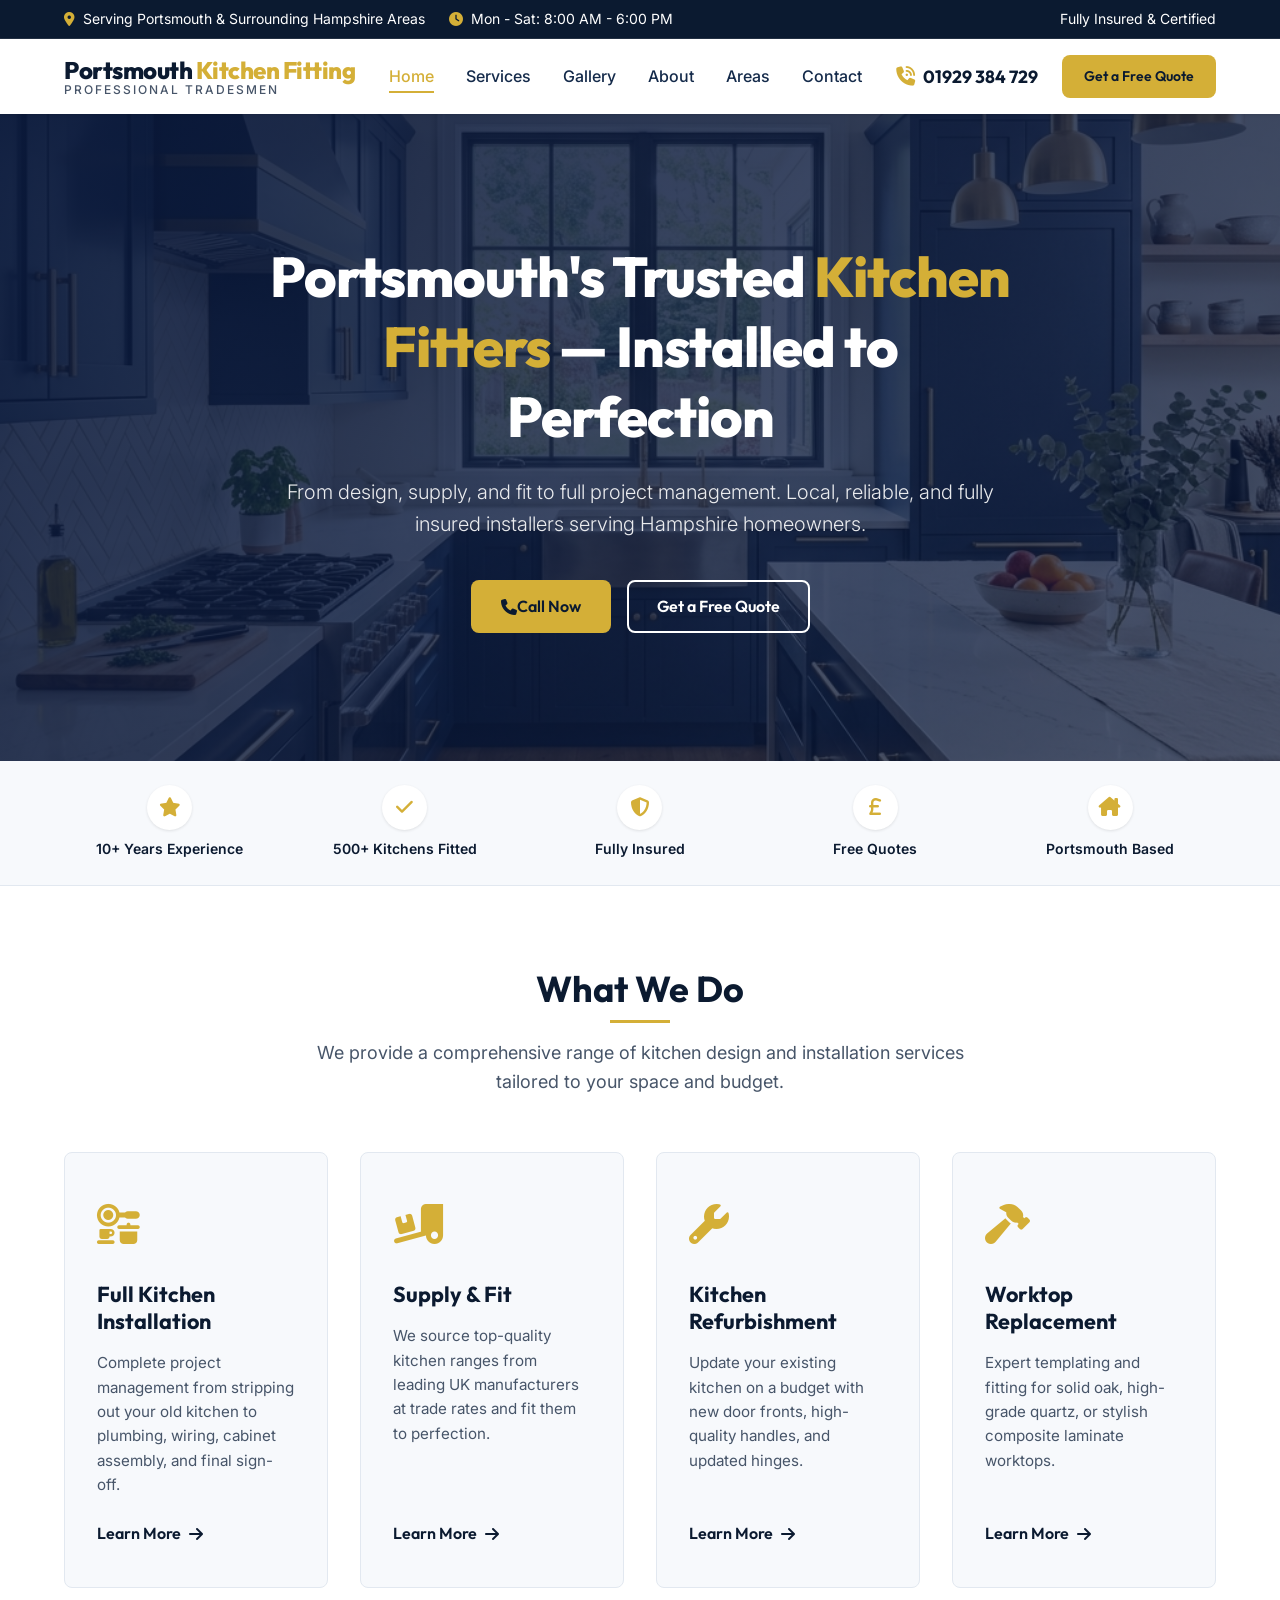
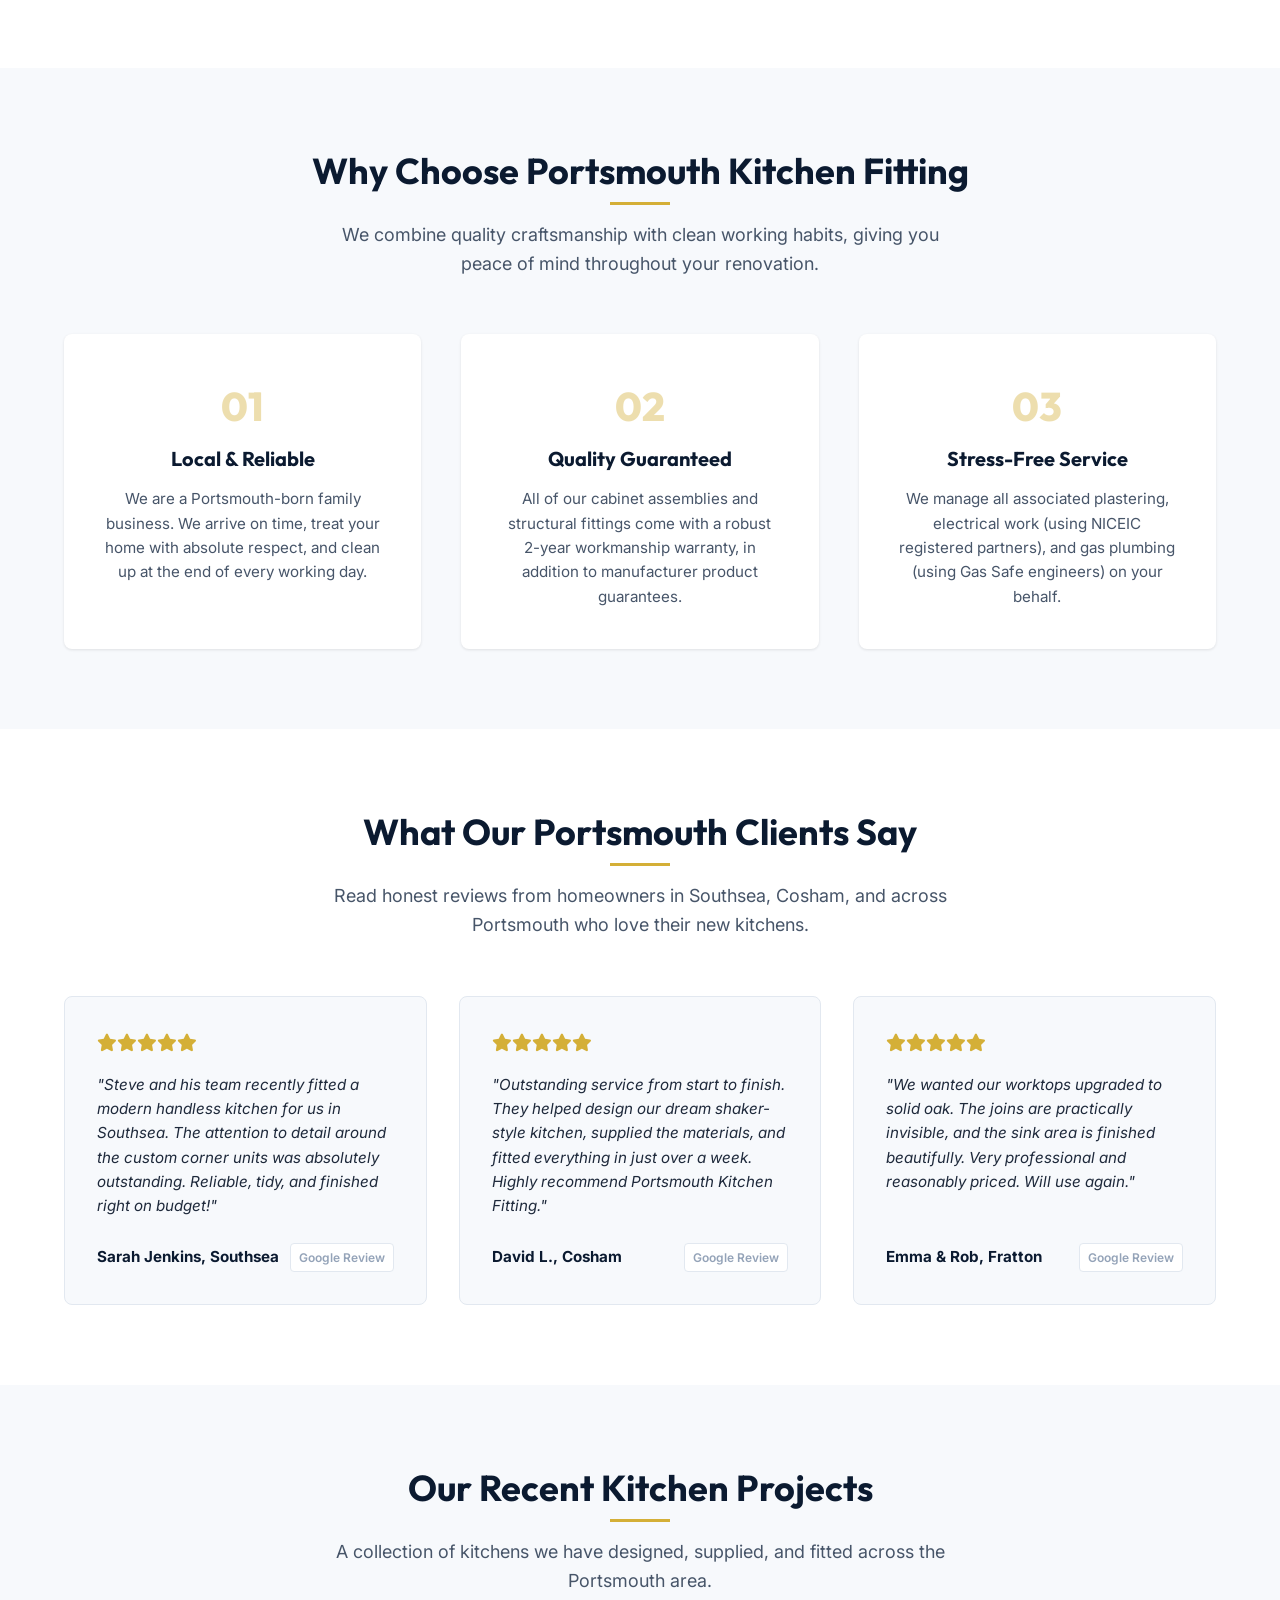
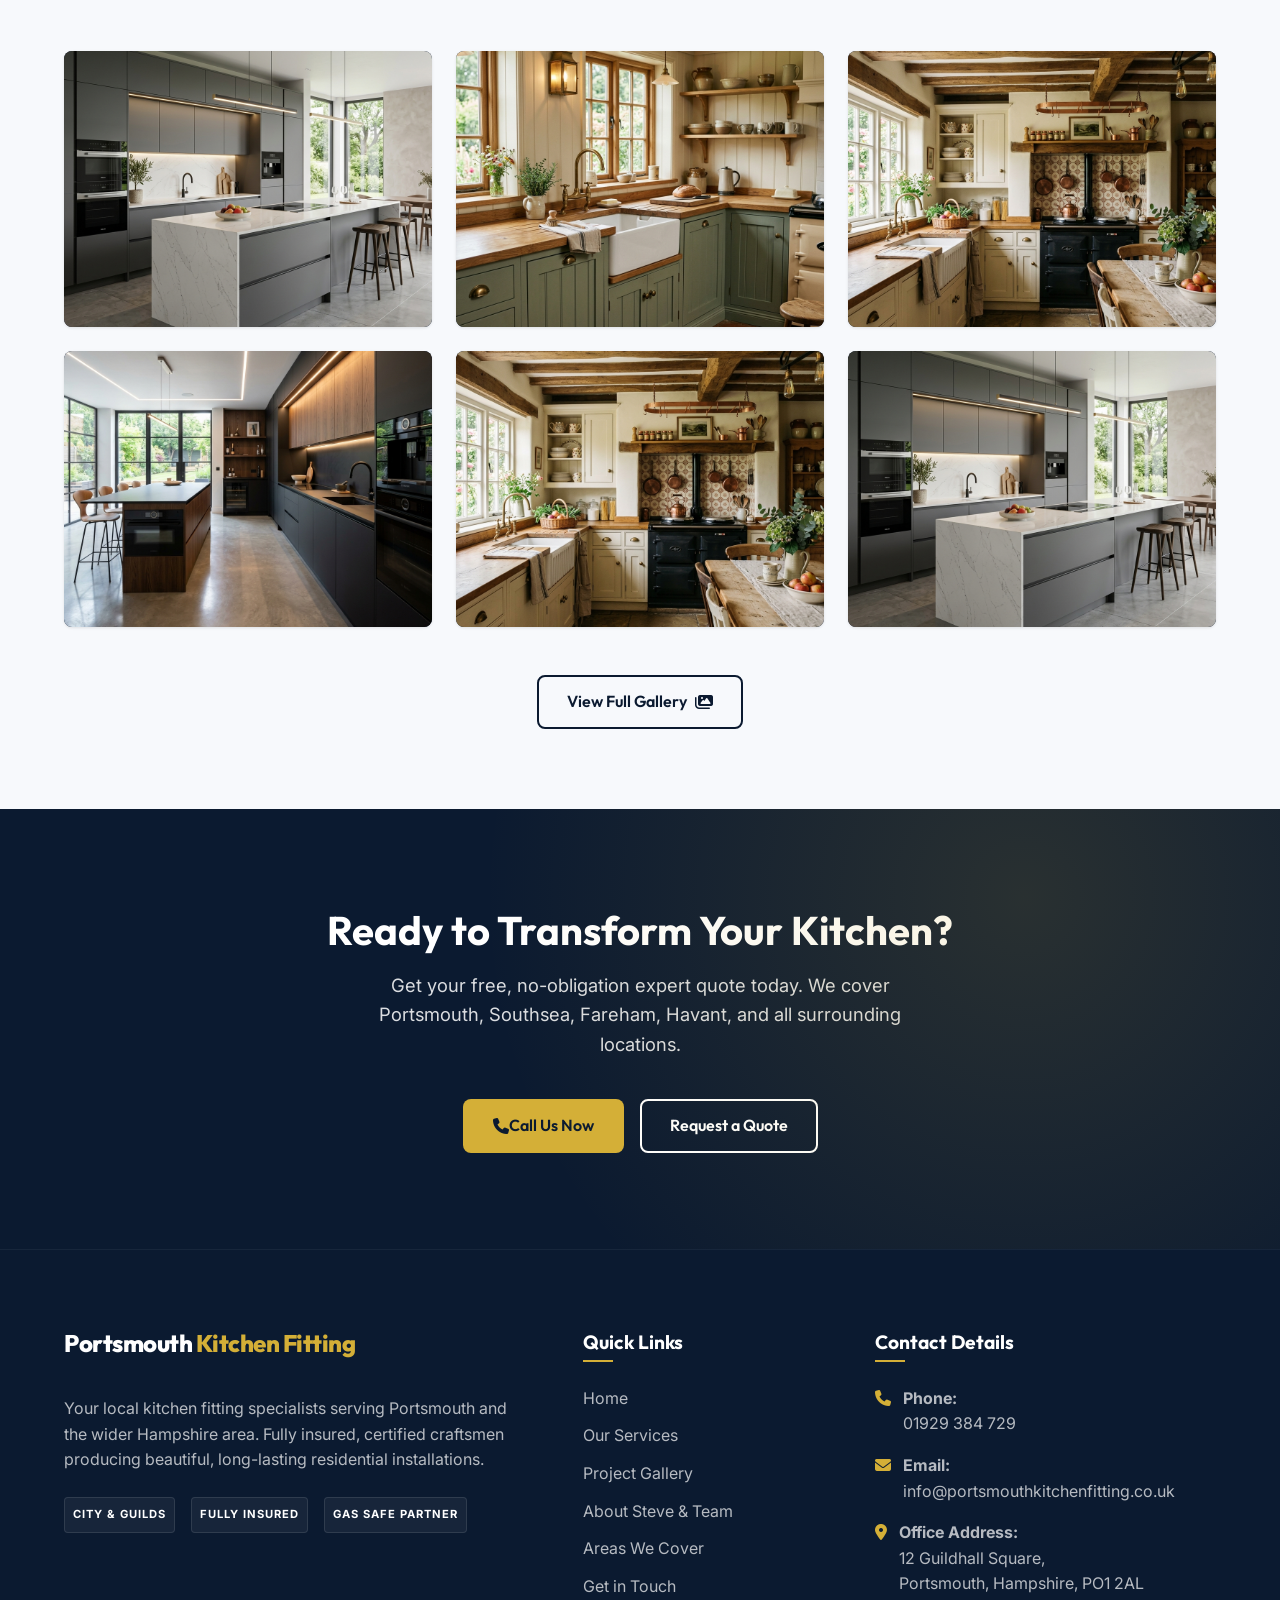
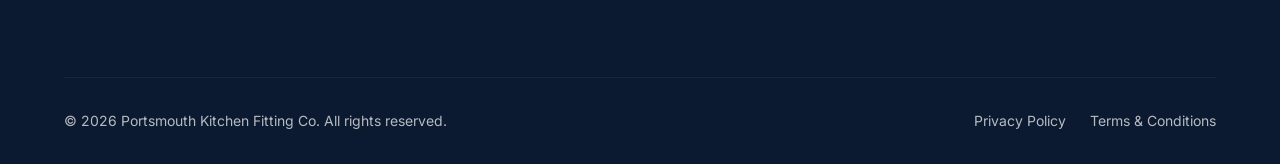
<file: index.html>
<!DOCTYPE html>
<html lang="en-GB">
<head>
  <meta charset="UTF-8">
  <meta name="viewport" content="width=device-width, initial-scale=1.0">
  
  <!-- SEO Meta Tags -->
  <title>Portsmouth's Trusted Kitchen Fitters — Installed to Perfection</title>
  <meta name="description" content="Looking for expert kitchen fitters in Portsmouth? Portsmouth Kitchen Fitting Co. offers supply, fit, refurbishment, and worktop replacement. Free quotes, fully insured.">
  <meta name="keywords" content="kitchen fitter portsmouth, kitchen installation hampshire, new kitchen southsea, kitchen refurbishment portsmouth">
  <link rel="canonical" href="https://portsmouthkitchenfitting.co.uk/">

  <!-- Performance Optimization: Preconnect to Font & Icon CDNs -->
  <link rel="preconnect" href="https://fonts.googleapis.com">
  <link rel="preconnect" href="https://fonts.gstatic.com" crossorigin>
  <link rel="preconnect" href="https://cdnjs.cloudflare.com">
  
  <!-- Favicon Mock -->
  <link rel="icon" type="image/png" href="data:image/svg+xml,%3Csvg xmlns='http://www.w3.org/2000/svg' viewBox='0 0 24 24' fill='%23d4af37'%3E%3Cpath d='M19 3H5c-1.1 0-2 .9-2 2v14c0 1.1.9 2 2 2h14c1.1 0 2-.9 2-2V5c0-1.1-.9-2-2-2zm-2 10h-4v4h-2v-4H7v-2h4V7h2v4h4v2z'/%3E%3C/svg%3E">

  <!-- Google Fonts & Font Awesome -->
  <link rel="stylesheet" href="https://cdnjs.cloudflare.com/ajax/libs/font-awesome/6.4.0/css/all.min.css">
  <link rel="stylesheet" href="css/style.css">

  <!-- JSON-LD LocalBusiness Schema for SEO -->
  <script type="application/ld+json">
  {
    "@context": "https://schema.org",
    "@type": "HomeAndConstructionBusiness",
    "name": "Portsmouth Kitchen Fitting Co.",
    "image": "https://portsmouthkitchenfitting.co.uk/assets/images/hero_bg.png",
    "@id": "https://portsmouthkitchenfitting.co.uk/#business",
    "url": "https://portsmouthkitchenfitting.co.uk/",
    "telephone": "+441929384729",
    "priceRange": "££-£££",
    "address": {
      "@type": "PostalAddress",
      "streetAddress": "12 Guildhall Square",
      "addressLocality": "Portsmouth",
      "addressRegion": "Hampshire",
      "postalCode": "PO1 2AL",
      "addressCountry": "GB"
    },
    "geo": {
      "@type": "GeoCoordinates",
      "latitude": 50.7989,
      "longitude": -1.0912
    },
    "areaServed": [
      {
        "@type": "AdministrativeArea",
        "name": "Portsmouth"
      },
      {
        "@type": "AdministrativeArea",
        "name": "Hampshire"
      }
    ],
    "openingHoursSpecification": {
      "@type": "OpeningHoursSpecification",
      "dayOfWeek": [
        "Monday",
        "Tuesday",
        "Wednesday",
        "Thursday",
        "Friday",
        "Saturday"
      ],
      "opens": "08:00",
      "closes": "18:00"
    }
  }
  </script>
</head>
<body>
  <!-- Accessibility: Skip to Content link -->
  <a href="#main-content" class="skip-link">Skip to main content</a>


  <!-- Top bar / Trust bar micro-info -->
  <div class="header-top">
    <div class="container">
      <div class="header-top-info">
        <span><i class="fa-solid fa-location-dot"></i> Serving Portsmouth & Surrounding Hampshire Areas</span>
        <span><i class="fa-solid fa-clock"></i> Mon - Sat: 8:00 AM - 6:00 PM</span>
      </div>
      <div>
        <span><i class="fa-solid fa-shield-check" style="color: var(--gold);"></i> Fully Insured & Certified</span>
      </div>
    </div>
  </div>

  <!-- 1. STICKY HEADER -->
  <header class="main-header">
    <div class="container">
      <a href="index.html" class="logo">
        <span class="logo-main">Portsmouth <span>Kitchen Fitting</span></span>
        <span class="logo-sub">Professional Tradesmen</span>
      </a>

      <!-- Navigation links -->
      <nav class="nav-menu" id="navMenu">
        <a href="index.html" class="nav-link">Home</a>
        <a href="services.html" class="nav-link">Services</a>
        <a href="gallery.html" class="nav-link">Gallery</a>
        <a href="about.html" class="nav-link">About</a>
        <a href="areas-covered.html" class="nav-link">Areas</a>
        <a href="contact.html" class="nav-link">Contact</a>
      </nav>

      <!-- CTA on right -->
      <div class="header-cta">
        <a href="tel:01929384729" class="header-phone">
          <i class="fa-solid fa-phone-volume"></i> 01929 384 729
        </a>
        <a href="contact.html" class="btn btn-primary btn-sm">Get a Free Quote</a>
      </div>

      <!-- Burger Menu Toggle -->
      <button class="nav-toggle" aria-label="Toggle navigation" aria-controls="navMenu" aria-expanded="false">
        <i class="fa-solid fa-bars"></i>
      </button>
    </div>
  </header>

  <main id="main-content">

  <!-- 2. HERO SECTION -->
  <section class="hero" style="background-image: url('assets/images/hero_bg.png');">
    <div class="container">
      <h1>Portsmouth's Trusted <span>Kitchen Fitters</span> — Installed to Perfection</h1>
      <p>From design, supply, and fit to full project management. Local, reliable, and fully insured installers serving Hampshire homeowners.</p>
      <div class="hero-ctas">
        <a href="tel:01929384729" class="btn btn-primary"><i class="fa-solid fa-phone"></i> Call Now</a>
        <a href="contact.html" class="btn btn-secondary">Get a Free Quote</a>
      </div>
    </div>
  </section>

  <!-- Trust bar beneath hero -->
  <section class="trust-bar">
    <div class="container">
      <div class="trust-bar-grid">
        <div class="trust-item">
          <div class="trust-icon"><i class="fa-solid fa-star"></i></div>
          <span class="trust-label">10+ Years Experience</span>
        </div>
        <div class="trust-item">
          <div class="trust-icon"><i class="fa-solid fa-check"></i></div>
          <span class="trust-label">500+ Kitchens Fitted</span>
        </div>
        <div class="trust-item">
          <div class="trust-icon"><i class="fa-solid fa-shield-halved"></i></div>
          <span class="trust-label">Fully Insured</span>
        </div>
        <div class="trust-item">
          <div class="trust-icon"><i class="fa-solid fa-pound-sign"></i></div>
          <span class="trust-label">Free Quotes</span>
        </div>
        <div class="trust-item">
          <div class="trust-icon"><i class="fa-solid fa-house-chimney"></i></div>
          <span class="trust-label">Portsmouth Based</span>
        </div>
      </div>
    </div>
  </section>

  <!-- 3. SERVICES OVERVIEW -->
  <section class="services-overview section-padding">
    <div class="container">
      <div class="section-header">
        <h2>What We Do</h2>
        <p>We provide a comprehensive range of kitchen design and installation services tailored to your space and budget.</p>
      </div>

      <div class="services-grid">
        <!-- Card 1 -->
        <div class="service-card">
          <div class="service-card-icon"><i class="fa-solid fa-kitchen-set"></i></div>
          <h3>Full Kitchen Installation</h3>
          <p>Complete project management from stripping out your old kitchen to plumbing, wiring, cabinet assembly, and final sign-off.</p>
          <a href="services.html#full-fit" class="service-card-link">Learn More <i class="fa-solid fa-arrow-right"></i></a>
        </div>
        <!-- Card 2 -->
        <div class="service-card">
          <div class="service-card-icon"><i class="fa-solid fa-truck-ramp-box"></i></div>
          <h3>Supply & Fit</h3>
          <p>We source top-quality kitchen ranges from leading UK manufacturers at trade rates and fit them to perfection.</p>
          <a href="services.html#supply-fit" class="service-card-link">Learn More <i class="fa-solid fa-arrow-right"></i></a>
        </div>
        <!-- Card 3 -->
        <div class="service-card">
          <div class="service-card-icon"><i class="fa-solid fa-wrench"></i></div>
          <h3>Kitchen Refurbishment</h3>
          <p>Update your existing kitchen on a budget with new door fronts, high-quality handles, and updated hinges.</p>
          <a href="services.html#refurb" class="service-card-link">Learn More <i class="fa-solid fa-arrow-right"></i></a>
        </div>
        <!-- Card 4 -->
        <div class="service-card">
          <div class="service-card-icon"><i class="fa-solid fa-hammer"></i></div>
          <h3>Worktop Replacement</h3>
          <p>Expert templating and fitting for solid oak, high-grade quartz, or stylish composite laminate worktops.</p>
          <a href="services.html#worktops" class="service-card-link">Learn More <i class="fa-solid fa-arrow-right"></i></a>
        </div>
      </div>
    </div>
  </section>

  <!-- 4. WHY CHOOSE US -->
  <section class="why-choose-us section-padding">
    <div class="container">
      <div class="section-header">
        <h2>Why Choose Portsmouth Kitchen Fitting</h2>
        <p>We combine quality craftsmanship with clean working habits, giving you peace of mind throughout your renovation.</p>
      </div>

      <div class="why-grid">
        <div class="why-item">
          <div class="why-num">01</div>
          <h3>Local & Reliable</h3>
          <p>We are a Portsmouth-born family business. We arrive on time, treat your home with absolute respect, and clean up at the end of every working day.</p>
        </div>
        <div class="why-item">
          <div class="why-num">02</div>
          <h3>Quality Guaranteed</h3>
          <p>All of our cabinet assemblies and structural fittings come with a robust 2-year workmanship warranty, in addition to manufacturer product guarantees.</p>
        </div>
        <div class="why-item">
          <div class="why-num">03</div>
          <h3>Stress-Free Service</h3>
          <p>We manage all associated plastering, electrical work (using NICEIC registered partners), and gas plumbing (using Gas Safe engineers) on your behalf.</p>
        </div>
      </div>
    </div>
  </section>

  <!-- 5. TESTIMONIALS -->
  <section class="testimonials section-padding">
    <div class="container">
      <div class="section-header">
        <h2>What Our Portsmouth Clients Say</h2>
        <p>Read honest reviews from homeowners in Southsea, Cosham, and across Portsmouth who love their new kitchens.</p>
      </div>

      <div class="testimonials-grid">
        <!-- Review 1 -->
        <div class="testimonial-card">
          <div>
            <div class="testimonial-stars">
              <i class="fa-solid fa-star"></i><i class="fa-solid fa-star"></i><i class="fa-solid fa-star"></i><i class="fa-solid fa-star"></i><i class="fa-solid fa-star"></i>
            </div>
            <p class="testimonial-text">"Steve and his team recently fitted a modern handless kitchen for us in Southsea. The attention to detail around the custom corner units was absolutely outstanding. Reliable, tidy, and finished right on budget!"</p>
          </div>
          <div class="testimonial-author">
            <span class="author-name">Sarah Jenkins, Southsea</span>
            <span class="author-source">Google Review</span>
          </div>
        </div>
        <!-- Review 2 -->
        <div class="testimonial-card">
          <div>
            <div class="testimonial-stars">
              <i class="fa-solid fa-star"></i><i class="fa-solid fa-star"></i><i class="fa-solid fa-star"></i><i class="fa-solid fa-star"></i><i class="fa-solid fa-star"></i>
            </div>
            <p class="testimonial-text">"Outstanding service from start to finish. They helped design our dream shaker-style kitchen, supplied the materials, and fitted everything in just over a week. Highly recommend Portsmouth Kitchen Fitting."</p>
          </div>
          <div class="testimonial-author">
            <span class="author-name">David L., Cosham</span>
            <span class="author-source">Google Review</span>
          </div>
        </div>
        <!-- Review 3 -->
        <div class="testimonial-card">
          <div>
            <div class="testimonial-stars">
              <i class="fa-solid fa-star"></i><i class="fa-solid fa-star"></i><i class="fa-solid fa-star"></i><i class="fa-solid fa-star"></i><i class="fa-solid fa-star"></i>
            </div>
            <p class="testimonial-text">"We wanted our worktops upgraded to solid oak. The joins are practically invisible, and the sink area is finished beautifully. Very professional and reasonably priced. Will use again."</p>
          </div>
          <div class="testimonial-author">
            <span class="author-name">Emma & Rob, Fratton</span>
            <span class="author-source">Google Review</span>
          </div>
        </div>
      </div>
    </div>
  </section>

  <!-- 6. GALLERY PREVIEW -->
  <section class="gallery-preview section-padding">
    <div class="container">
      <div class="section-header">
        <h2>Our Recent Kitchen Projects</h2>
        <p>A collection of kitchens we have designed, supplied, and fitted across the Portsmouth area.</p>
      </div>

      <div class="gallery-grid">
        <!-- Item 1 -->
        <div class="gallery-item">
          <img src="assets/images/gallery_1.png" alt="Sleek modern handleless kitchen in grey, quartz worktops" class="gallery-img" loading="lazy">
          <div class="gallery-overlay">
            <h4>Modern Handleless</h4>
            <p>Southsea, Portsmouth</p>
          </div>
        </div>
        <!-- Item 2 -->
        <div class="gallery-item">
          <img src="assets/images/gallery_2.png" alt="Classic shaker kitchen in sage green, solid oak worktops" class="gallery-img" loading="lazy">
          <div class="gallery-overlay">
            <h4>Classic Shaker Style</h4>
            <p>Cosham, Portsmouth</p>
          </div>
        </div>
        <!-- Item 3 -->
        <div class="gallery-item">
          <img src="assets/images/gallery_3.png" alt="Cream traditional country kitchen with range oven" class="gallery-img" loading="lazy">
          <div class="gallery-overlay">
            <h4>Traditional Country</h4>
            <p>Fareham, Hampshire</p>
          </div>
        </div>
        <!-- Item 4 -->
        <div class="gallery-item">
          <img src="assets/images/gallery_4.png" alt="Luxury matte black modern kitchen with LED strip lights" class="gallery-img" loading="lazy">
          <div class="gallery-overlay">
            <h4>Matte Black Luxury</h4>
            <p>Waterlooville, Hampshire</p>
          </div>
        </div>
        <!-- Item 5 -->
        <div class="gallery-item">
          <img src="assets/images/gallery_5.png" alt="Close up detail of white quartz marble worktop and gray cabinet" class="gallery-img" loading="lazy">
          <div class="gallery-overlay">
            <h4>Worktop Detail</h4>
            <p>Milton, Portsmouth</p>
          </div>
        </div>
        <!-- Item 6 -->
        <div class="gallery-item">
          <img src="assets/images/gallery_6.png" alt="Renovated modern kitchen installation overview" class="gallery-img" loading="lazy">
          <div class="gallery-overlay">
            <h4>Family Open-Plan</h4>
            <p>Drayton, Portsmouth</p>
          </div>
        </div>
      </div>

      <div class="gallery-cta">
        <a href="gallery.html" class="btn btn-outline-navy">View Full Gallery <i class="fa-solid fa-images" style="margin-left: 0.5rem;"></i></a>
      </div>
    </div>
  </section>

  <!-- 7. FINAL CTA BANNER -->
  <section class="cta-banner">
    <div class="container">
      <h2>Ready to Transform Your Kitchen?</h2>
      <p>Get your free, no-obligation expert quote today. We cover Portsmouth, Southsea, Fareham, Havant, and all surrounding locations.</p>
      <div class="hero-ctas">
        <a href="tel:01929384729" class="btn btn-primary"><i class="fa-solid fa-phone"></i> Call Us Now</a>
        <a href="contact.html" class="btn btn-secondary">Request a Quote</a>
      </div>
    </div>
  </section>

  </main>

  <!-- 8. FOOTER -->
  <footer class="main-footer">
    <div class="container">
      <div class="footer-grid">
        <!-- Col 1 -->
        <div class="footer-brand">
          <a href="index.html" class="logo" style="margin-bottom: 1.5rem; display: inline-flex;">
            <span class="logo-main" style="color: var(--white);">Portsmouth <span style="color: var(--gold);">Kitchen Fitting</span></span>
          </a>
          <p>Your local kitchen fitting specialists serving Portsmouth and the wider Hampshire area. Fully insured, certified craftsmen producing beautiful, long-lasting residential installations.</p>
          <div class="footer-credentials">
            <span class="badge">City & Guilds</span>
            <span class="badge">Fully Insured</span>
            <span class="badge">Gas Safe Partner</span>
          </div>
        </div>

        <!-- Col 2 -->
        <div>
          <h4 class="footer-heading">Quick Links</h4>
          <ul class="footer-links">
            <li><a href="index.html">Home</a></li>
            <li><a href="services.html">Our Services</a></li>
            <li><a href="gallery.html">Project Gallery</a></li>
            <li><a href="about.html">About Steve & Team</a></li>
            <li><a href="areas-covered.html">Areas We Cover</a></li>
            <li><a href="contact.html">Get in Touch</a></li>
          </ul>
        </div>

        <!-- Col 3 -->
        <div>
          <h4 class="footer-heading">Contact Details</h4>
          <ul class="footer-contact">
            <li>
              <i class="fa-solid fa-phone"></i>
              <div>
                <strong>Phone:</strong><br>
                <a href="tel:01929384729">01929 384 729</a>
              </div>
            </li>
            <li>
              <i class="fa-solid fa-envelope"></i>
              <div>
                <strong>Email:</strong><br>
                <a href="mailto:info@portsmouthkitchenfitting.co.uk">info@portsmouthkitchenfitting.co.uk</a>
              </div>
            </li>
            <li>
              <i class="fa-solid fa-location-dot"></i>
              <div>
                <strong>Office Address:</strong><br>
                12 Guildhall Square,<br>
                Portsmouth, Hampshire, PO1 2AL
              </div>
            </li>
          </ul>
        </div>
      </div>

      <!-- Bottom footer bar -->
      <div class="footer-bottom">
        <p>&copy; 2026 Portsmouth Kitchen Fitting Co. All rights reserved.</p>
        <div class="footer-legal-links">
          <a href="#">Privacy Policy</a>
          <a href="#">Terms & Conditions</a>
        </div>
      </div>
    </div>
  </footer>

  <script src="js/main.js"></script>
</body>
</html>
</file>
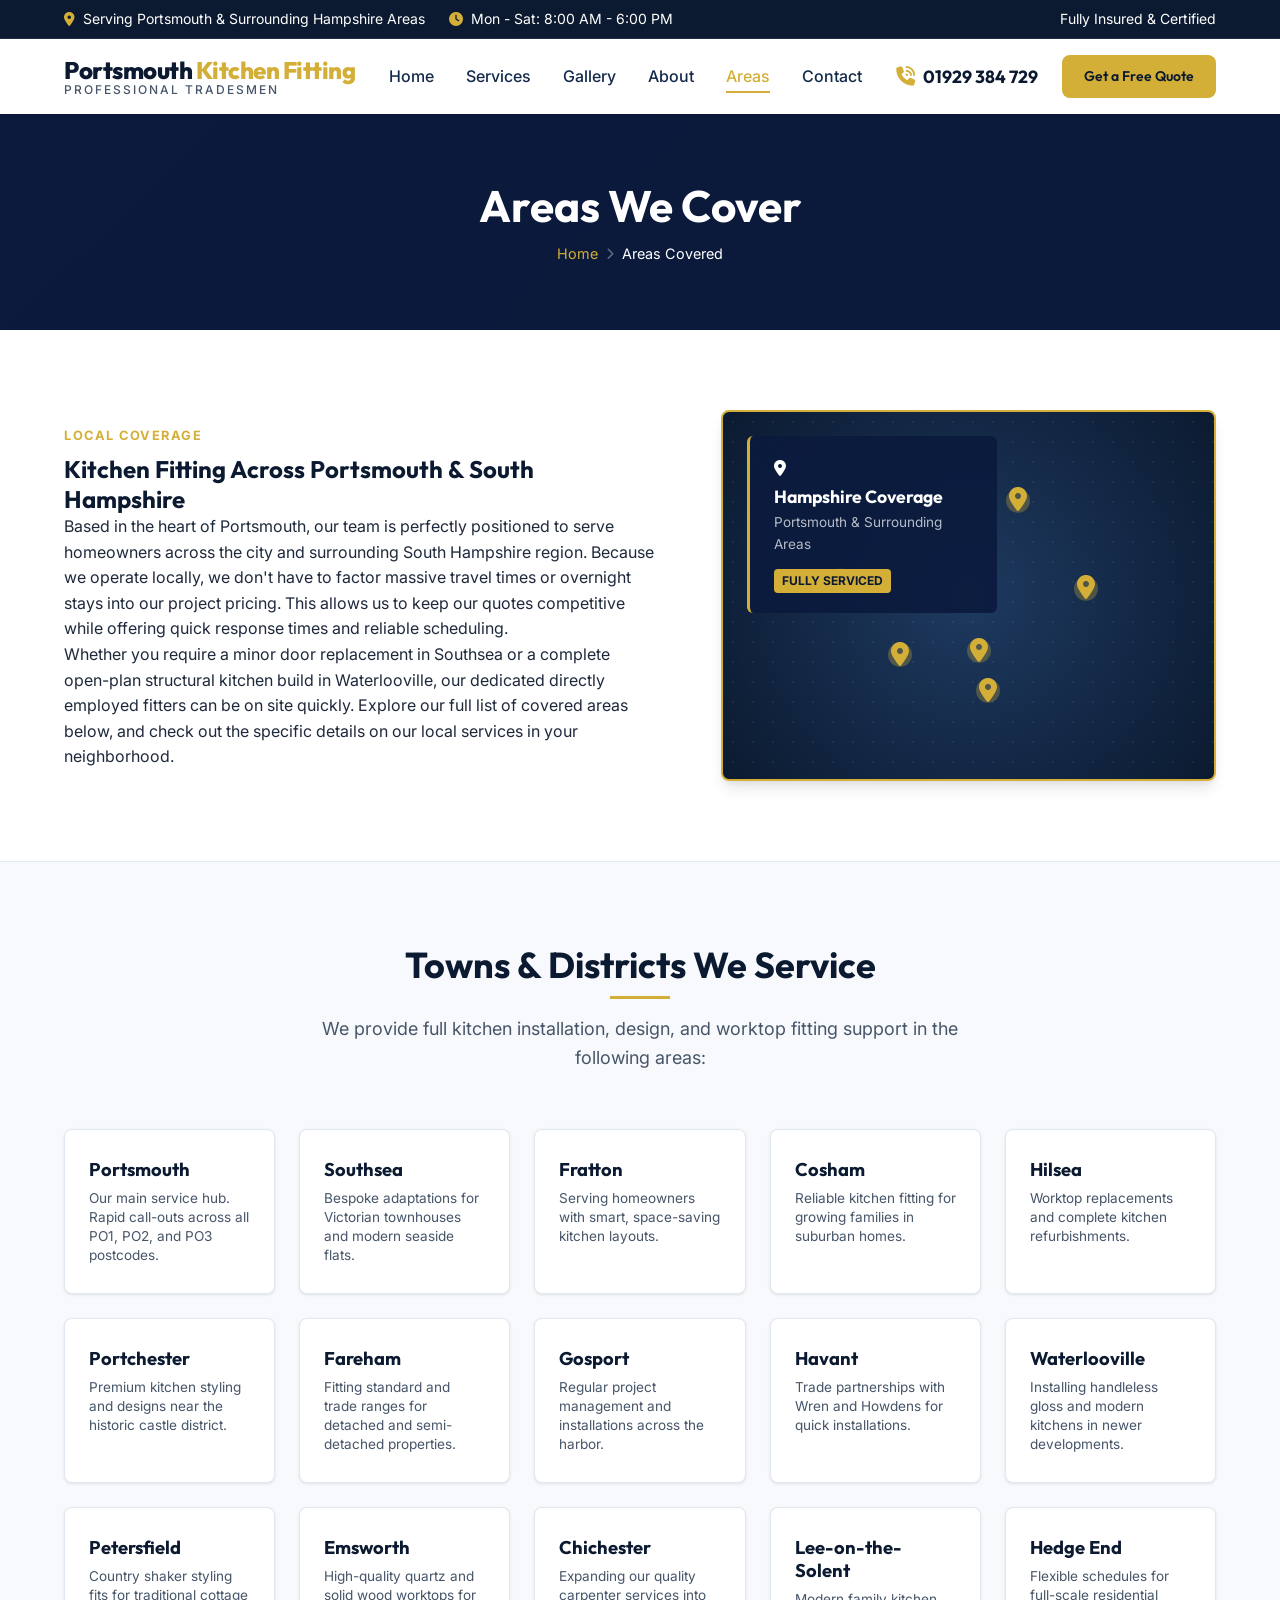
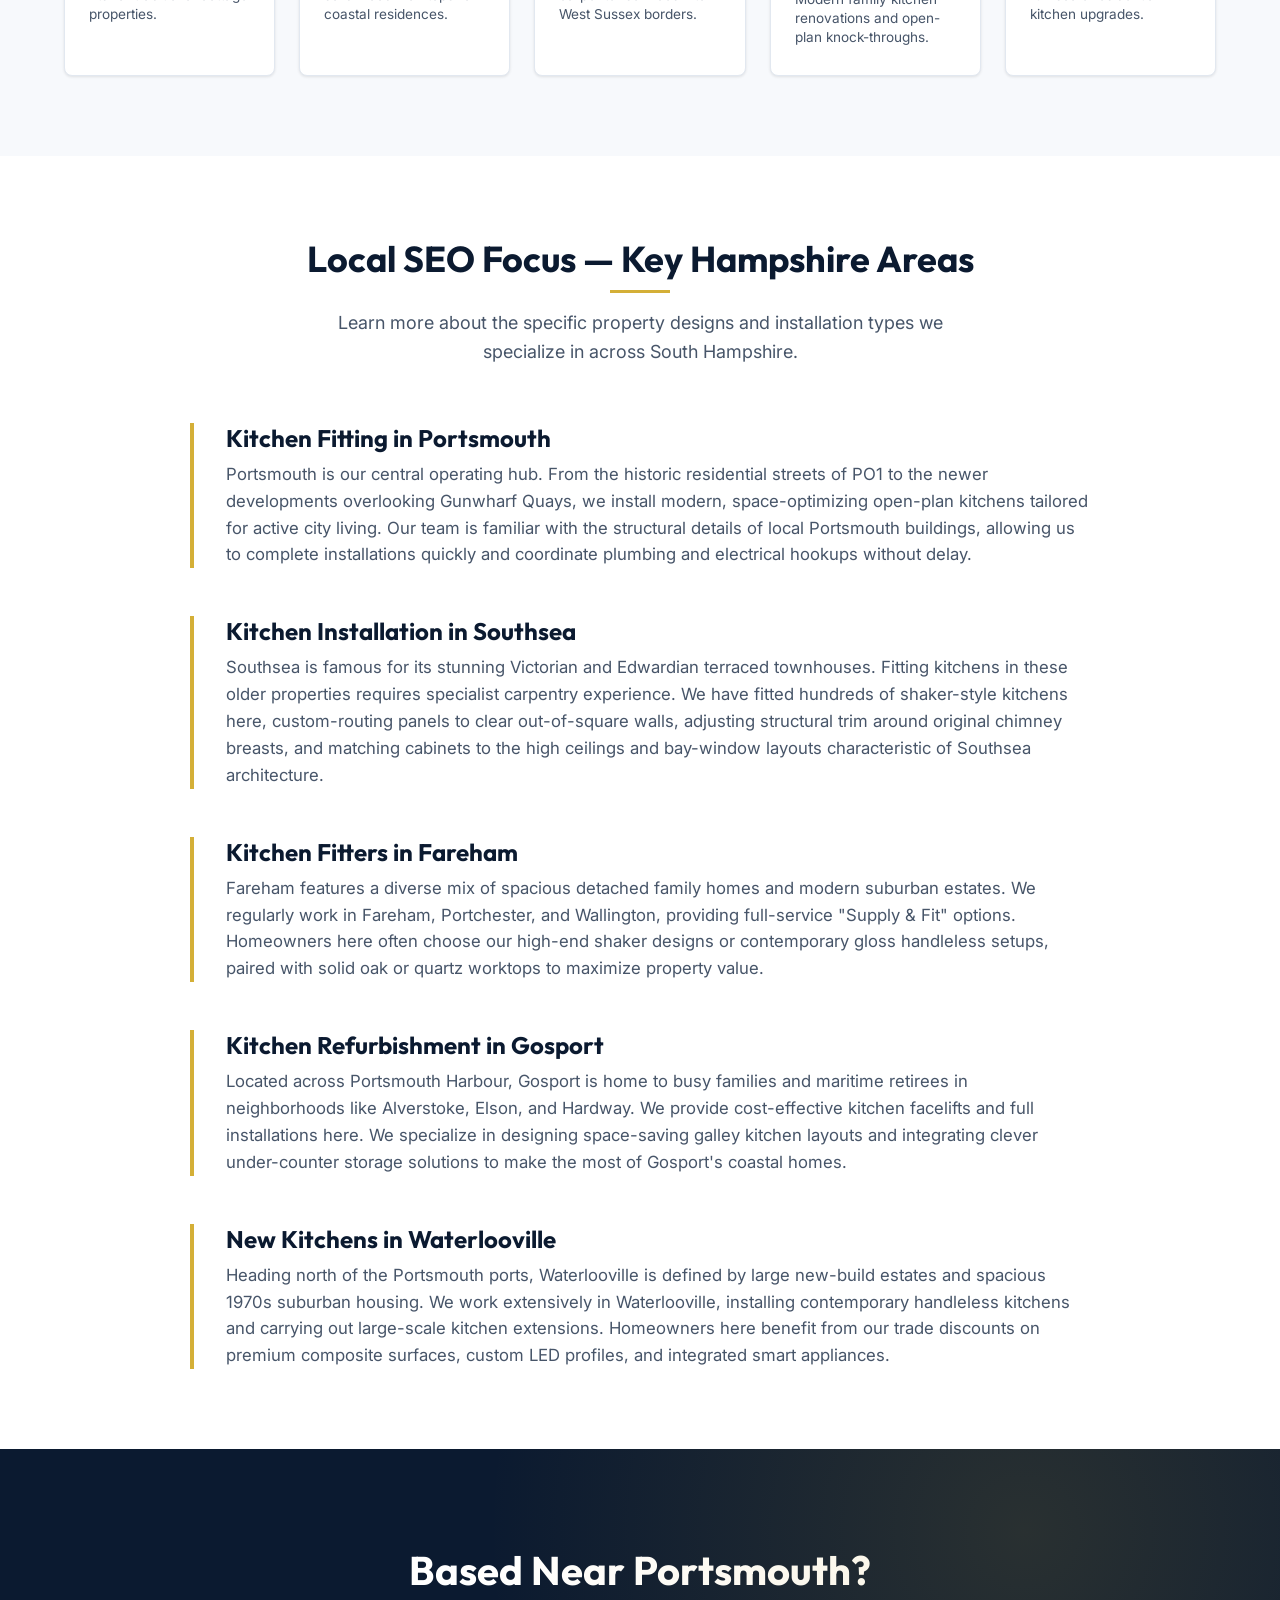
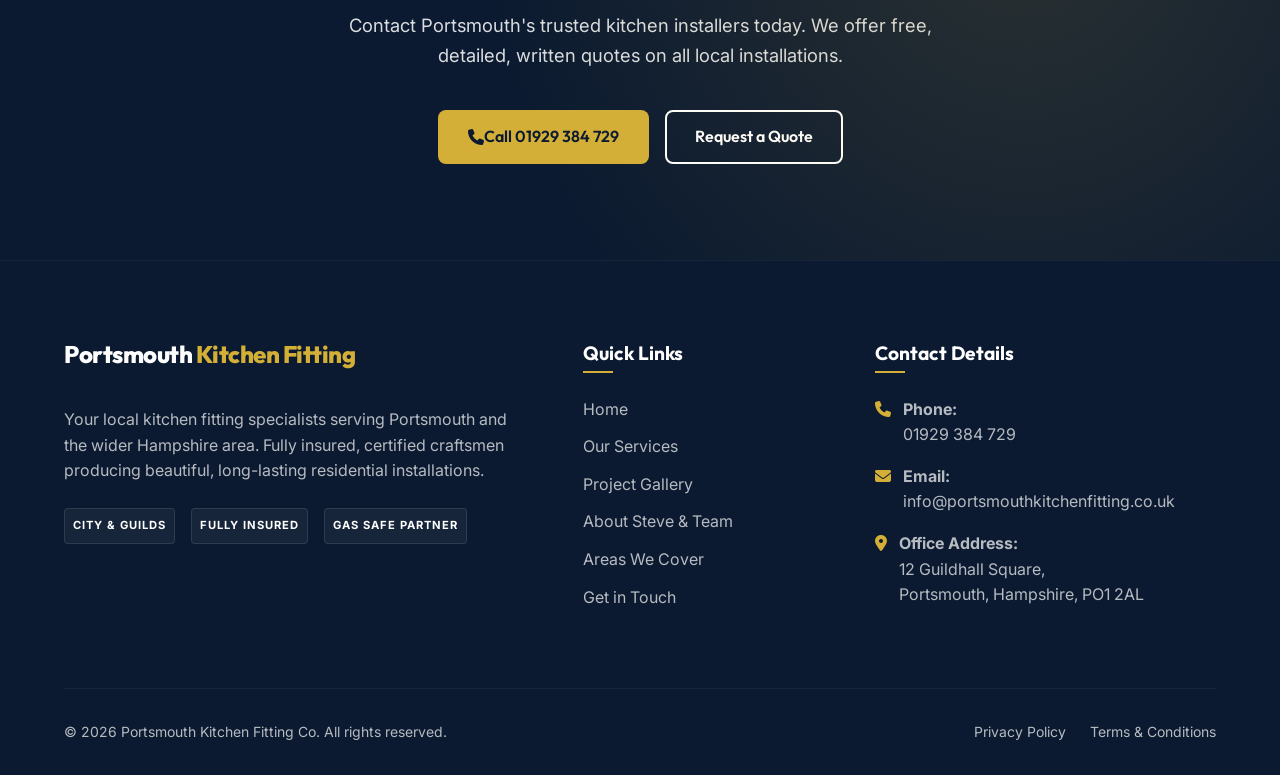
<file: areas-covered.html>
<!DOCTYPE html>
<html lang="en-GB">
<head>
  <meta charset="UTF-8">
  <meta name="viewport" content="width=device-width, initial-scale=1.0">
  
  <!-- SEO Meta Tags -->
  <title>Areas We Cover - Local Kitchen Fitter in Portsmouth & Hampshire</title>
  <meta name="description" content="Find the areas served by Portsmouth Kitchen Fitting Co. Professional kitchen installation across Portsmouth, Southsea, Fareham, Gosport & surrounding areas.">
  <meta name="keywords" content="kitchen fitter southsea, kitchen installation fareham, kitchen fitting waterlooville, kitchen installers gosport hampshire">
  <link rel="canonical" href="https://portsmouthkitchenfitting.co.uk/areas-covered.html">

  <!-- Performance Optimization: Preconnect to Font & Icon CDNs -->
  <link rel="preconnect" href="https://fonts.googleapis.com">
  <link rel="preconnect" href="https://fonts.gstatic.com" crossorigin>
  <link rel="preconnect" href="https://cdnjs.cloudflare.com">
  
  <!-- Favicon -->
  <link rel="icon" type="image/png" href="data:image/svg+xml,%3Csvg xmlns='http://www.w3.org/2000/svg' viewBox='0 0 24 24' fill='%23d4af37'%3E%3Cpath d='M19 3H5c-1.1 0-2 .9-2 2v14c0 1.1.9 2 2 2h14c1.1 0 2-.9 2-2V5c0-1.1-.9-2-2-2zm-2 10h-4v4h-2v-4H7v-2h4V7h2v4h4v2z'/%3E%3C/svg%3E">

  <!-- Google Fonts & Font Awesome -->
  <link rel="stylesheet" href="https://cdnjs.cloudflare.com/ajax/libs/font-awesome/6.4.0/css/all.min.css">
  <link rel="stylesheet" href="css/style.css">

  <!-- Breadcrumb Schema -->
  <script type="application/ld+json">
  {
    "@context": "https://schema.org",
    "@type": "BreadcrumbList",
    "itemListElement": [{
      "@type": "ListItem",
      "position": 1,
      "name": "Home",
      "item": "https://portsmouthkitchenfitting.co.uk/"
    },{
      "@type": "ListItem",
      "position": 2,
      "name": "Areas Covered",
      "item": "https://portsmouthkitchenfitting.co.uk/areas-covered.html"
    }]
  }
  </script>
</head>
<body>

  <!-- Top bar -->
  <div class="header-top">
    <div class="container">
      <div class="header-top-info">
        <span><i class="fa-solid fa-location-dot"></i> Serving Portsmouth & Surrounding Hampshire Areas</span>
        <span><i class="fa-solid fa-clock"></i> Mon - Sat: 8:00 AM - 6:00 PM</span>
      </div>
      <div>
        <span><i class="fa-solid fa-shield-check" style="color: var(--gold);"></i> Fully Insured & Certified</span>
      </div>
    </div>
  </div>

  <!-- Sticky Header -->
  <header class="main-header">
    <div class="container">
      <a href="index.html" class="logo">
        <span class="logo-main">Portsmouth <span>Kitchen Fitting</span></span>
        <span class="logo-sub">Professional Tradesmen</span>
      </a>

      <!-- Navigation -->
      <nav class="nav-menu" id="navMenu">
        <a href="index.html" class="nav-link">Home</a>
        <a href="services.html" class="nav-link">Services</a>
        <a href="gallery.html" class="nav-link">Gallery</a>
        <a href="about.html" class="nav-link">About</a>
        <a href="areas-covered.html" class="nav-link">Areas</a>
        <a href="contact.html" class="nav-link">Contact</a>
      </nav>

      <!-- CTA -->
      <div class="header-cta">
        <a href="tel:01929384729" class="header-phone">
          <i class="fa-solid fa-phone-volume"></i> 01929 384 729
        </a>
        <a href="contact.html" class="btn btn-primary btn-sm">Get a Free Quote</a>
      <!-- Burger Menu Toggle -->
      <button class="nav-toggle" aria-label="Toggle navigation" aria-controls="navMenu" aria-expanded="false">
        <i class="fa-solid fa-bars"></i>
      </button>
    </div>
  </header>

  <!-- Accessibility: Skip to Content link -->
  <a href="#main-content" class="skip-link">Skip to main content</a>

  <main id="main-content">

  <!-- Page Hero Banner -->
  <section class="services-hero">
    <div class="container">
      <div class="services-hero-content">
        <h1>Areas We Cover</h1>
        <nav class="breadcrumb" aria-label="Breadcrumb">
          <a href="index.html">Home</a>
          <span class="breadcrumb-separator"><i class="fa-solid fa-chevron-right"></i></span>
          <span class="breadcrumb-current">Areas Covered</span>
        </nav>
      </div>
    </div>
  </section>

  <!-- 1. Intro Section -->
  <section class="areas-intro section-padding">
    <div class="container">
      <div class="areas-intro-layout" style="display: grid; grid-template-columns: 1.2fr 1fr; gap: 4rem; align-items: center;">
        <div class="areas-intro-text">
          <span class="service-badge">Local Coverage</span>
          <h2>Kitchen Fitting Across Portsmouth & South Hampshire</h2>
          <p>Based in the heart of Portsmouth, our team is perfectly positioned to serve homeowners across the city and surrounding South Hampshire region. Because we operate locally, we don't have to factor massive travel times or overnight stays into our project pricing. This allows us to keep our quotes competitive while offering quick response times and reliable scheduling.</p>
          <p>Whether you require a minor door replacement in Southsea or a complete open-plan structural kitchen build in Waterlooville, our dedicated directly employed fitters can be on site quickly. Explore our full list of covered areas below, and check out the specific details on our local services in your neighborhood.</p>
        </div>
        <!-- 3. Embedded Map Placeholder / Stylized Visual Map -->
        <div class="areas-map-wrapper">
          <div class="stylized-map-container">
            <div class="map-card-overlay">
              <i class="fa-solid fa-location-dot map-marker gold"></i>
              <h3>Hampshire Coverage</h3>
              <p>Portsmouth & Surrounding Areas</p>
              <span class="map-badge">Fully Serviced</span>
            </div>
            <!-- Interactive Map Graphic Mock -->
            <div class="vector-map-graphic">
              <div class="marker-point p-portsmouth" data-name="Portsmouth"><i class="fa-solid fa-location-dot"></i></div>
              <div class="marker-point p-southsea" data-name="Southsea"><i class="fa-solid fa-location-dot"></i></div>
              <div class="marker-point p-fareham" data-name="Fareham"><i class="fa-solid fa-location-dot"></i></div>
              <div class="marker-point p-gosport" data-name="Gosport"><i class="fa-solid fa-location-dot"></i></div>
              <div class="marker-point p-havant" data-name="Havant"><i class="fa-solid fa-location-dot"></i></div>
              <div class="marker-point p-waterlooville" data-name="Waterlooville"><i class="fa-solid fa-location-dot"></i></div>
            </div>
          </div>
        </div>
      </div>
    </div>
  </section>

  <!-- 2. Areas Grid -->
  <section class="areas-grid-section section-padding" style="background-color: var(--light-grey); border-top: 1px solid var(--border-color);">
    <div class="container">
      <div class="section-header">
        <h2>Towns & Districts We Service</h2>
        <p>We provide full kitchen installation, design, and worktop fitting support in the following areas:</p>
      </div>

      <div class="areas-cards-grid">
        
        <!-- Card 1 -->
        <div class="area-card">
          <h3>Portsmouth</h3>
          <p>Our main service hub. Rapid call-outs across all PO1, PO2, and PO3 postcodes.</p>
        </div>
        
        <!-- Card 2 -->
        <div class="area-card">
          <h3>Southsea</h3>
          <p>Bespoke adaptations for Victorian townhouses and modern seaside flats.</p>
        </div>
        
        <!-- Card 3 -->
        <div class="area-card">
          <h3>Fratton</h3>
          <p>Serving homeowners with smart, space-saving kitchen layouts.</p>
        </div>

        <!-- Card 4 -->
        <div class="area-card">
          <h3>Cosham</h3>
          <p>Reliable kitchen fitting for growing families in suburban homes.</p>
        </div>

        <!-- Card 5 -->
        <div class="area-card">
          <h3>Hilsea</h3>
          <p>Worktop replacements and complete kitchen refurbishments.</p>
        </div>

        <!-- Card 6 -->
        <div class="area-card">
          <h3>Portchester</h3>
          <p>Premium kitchen styling and designs near the historic castle district.</p>
        </div>

        <!-- Card 7 -->
        <div class="area-card">
          <h3>Fareham</h3>
          <p>Fitting standard and trade ranges for detached and semi-detached properties.</p>
        </div>

        <!-- Card 8 -->
        <div class="area-card">
          <h3>Gosport</h3>
          <p>Regular project management and installations across the harbor.</p>
        </div>

        <!-- Card 9 -->
        <div class="area-card">
          <h3>Havant</h3>
          <p>Trade partnerships with Wren and Howdens for quick installations.</p>
        </div>

        <!-- Card 10 -->
        <div class="area-card">
          <h3>Waterlooville</h3>
          <p>Installing handleless gloss and modern kitchens in newer developments.</p>
        </div>

        <!-- Card 11 -->
        <div class="area-card">
          <h3>Petersfield</h3>
          <p>Country shaker styling fits for traditional cottage properties.</p>
        </div>

        <!-- Card 12 -->
        <div class="area-card">
          <h3>Emsworth</h3>
          <p>High-quality quartz and solid wood worktops for coastal residences.</p>
        </div>

        <!-- Card 13 -->
        <div class="area-card">
          <h3>Chichester</h3>
          <p>Expanding our quality carpenter services into West Sussex borders.</p>
        </div>

        <!-- Card 14 -->
        <div class="area-card">
          <h3>Lee-on-the-Solent</h3>
          <p>Modern family kitchen renovations and open-plan knock-throughs.</p>
        </div>

        <!-- Card 15 -->
        <div class="area-card">
          <h3>Hedge End</h3>
          <p>Flexible schedules for full-scale residential kitchen upgrades.</p>
        </div>

      </div>
    </div>
  </section>

  <!-- 4. Key Areas Local SEO Paragraphs -->
  <section class="areas-seo-section section-padding">
    <div class="container">
      <div class="section-header">
        <h2>Local SEO Focus — Key Hampshire Areas</h2>
        <p>Learn more about the specific property designs and installation types we specialize in across South Hampshire.</p>
      </div>

      <div class="seo-areas-list" style="max-width: 900px; margin: 0 auto; display: flex; flex-direction: column; gap: 3rem;">
        
        <!-- Portsmouth -->
        <div class="seo-area-block" style="border-left: 4px solid var(--gold); padding-left: 2rem;">
          <h3 style="font-size: 1.5rem; margin-bottom: 0.5rem; color: var(--navy-dark);">Kitchen Fitting in Portsmouth</h3>
          <p style="color: var(--text-medium); line-height: 1.6; font-size: 1.05rem;">
            Portsmouth is our central operating hub. From the historic residential streets of PO1 to the newer developments overlooking Gunwharf Quays, we install modern, space-optimizing open-plan kitchens tailored for active city living. Our team is familiar with the structural details of local Portsmouth buildings, allowing us to complete installations quickly and coordinate plumbing and electrical hookups without delay.
          </p>
        </div>

        <!-- Southsea -->
        <div class="seo-area-block" style="border-left: 4px solid var(--gold); padding-left: 2rem;">
          <h3 style="font-size: 1.5rem; margin-bottom: 0.5rem; color: var(--navy-dark);">Kitchen Installation in Southsea</h3>
          <p style="color: var(--text-medium); line-height: 1.6; font-size: 1.05rem;">
            Southsea is famous for its stunning Victorian and Edwardian terraced townhouses. Fitting kitchens in these older properties requires specialist carpentry experience. We have fitted hundreds of shaker-style kitchens here, custom-routing panels to clear out-of-square walls, adjusting structural trim around original chimney breasts, and matching cabinets to the high ceilings and bay-window layouts characteristic of Southsea architecture.
          </p>
        </div>

        <!-- Fareham -->
        <div class="seo-area-block" style="border-left: 4px solid var(--gold); padding-left: 2rem;">
          <h3 style="font-size: 1.5rem; margin-bottom: 0.5rem; color: var(--navy-dark);">Kitchen Fitters in Fareham</h3>
          <p style="color: var(--text-medium); line-height: 1.6; font-size: 1.05rem;">
            Fareham features a diverse mix of spacious detached family homes and modern suburban estates. We regularly work in Fareham, Portchester, and Wallington, providing full-service "Supply & Fit" options. Homeowners here often choose our high-end shaker designs or contemporary gloss handleless setups, paired with solid oak or quartz worktops to maximize property value.
          </p>
        </div>

        <!-- Gosport -->
        <div class="seo-area-block" style="border-left: 4px solid var(--gold); padding-left: 2rem;">
          <h3 style="font-size: 1.5rem; margin-bottom: 0.5rem; color: var(--navy-dark);">Kitchen Refurbishment in Gosport</h3>
          <p style="color: var(--text-medium); line-height: 1.6; font-size: 1.05rem;">
            Located across Portsmouth Harbour, Gosport is home to busy families and maritime retirees in neighborhoods like Alverstoke, Elson, and Hardway. We provide cost-effective kitchen facelifts and full installations here. We specialize in designing space-saving galley kitchen layouts and integrating clever under-counter storage solutions to make the most of Gosport's coastal homes.
          </p>
        </div>

        <!-- Waterlooville -->
        <div class="seo-area-block" style="border-left: 4px solid var(--gold); padding-left: 2rem;">
          <h3 style="font-size: 1.5rem; margin-bottom: 0.5rem; color: var(--navy-dark);">New Kitchens in Waterlooville</h3>
          <p style="color: var(--text-medium); line-height: 1.6; font-size: 1.05rem;">
            Heading north of the Portsmouth ports, Waterlooville is defined by large new-build estates and spacious 1970s suburban housing. We work extensively in Waterlooville, installing contemporary handleless kitchens and carrying out large-scale kitchen extensions. Homeowners here benefit from our trade discounts on premium composite surfaces, custom LED profiles, and integrated smart appliances.
          </p>
        </div>

      </div>
    </div>
  </section>

  <!-- 5. Bottom CTA Section -->
  <section class="cta-banner">
    <div class="container">
      <h2>Based Near Portsmouth?</h2>
      <p>Contact Portsmouth's trusted kitchen installers today. We offer free, detailed, written quotes on all local installations.</p>
      <div class="hero-ctas">
        <a href="tel:01929384729" class="btn btn-primary"><i class="fa-solid fa-phone"></i> Call 01929 384 729</a>
        <a href="contact.html" class="btn btn-secondary">Request a Quote</a>
      </div>
    </div>
  </section>

  </main>

  <!-- Footer -->
  <footer class="main-footer">
    <div class="container">
      <div class="footer-grid">
        <!-- Col 1 -->
        <div class="footer-brand">
          <a href="index.html" class="logo" style="margin-bottom: 1.5rem; display: inline-flex;">
            <span class="logo-main" style="color: var(--white);">Portsmouth <span style="color: var(--gold);">Kitchen Fitting</span></span>
          </a>
          <p>Your local kitchen fitting specialists serving Portsmouth and the wider Hampshire area. Fully insured, certified craftsmen producing beautiful, long-lasting residential installations.</p>
          <div class="footer-credentials">
            <span class="badge">City & Guilds</span>
            <span class="badge">Fully Insured</span>
            <span class="badge">Gas Safe Partner</span>
          </div>
        </div>

        <!-- Col 2 -->
        <div>
          <h4 class="footer-heading">Quick Links</h4>
          <ul class="footer-links">
            <li><a href="index.html">Home</a></li>
            <li><a href="services.html">Our Services</a></li>
            <li><a href="gallery.html">Project Gallery</a></li>
            <li><a href="about.html">About Steve & Team</a></li>
            <li><a href="areas-covered.html">Areas We Cover</a></li>
            <li><a href="contact.html">Get in Touch</a></li>
          </ul>
        </div>

        <!-- Col 3 -->
        <div>
          <h4 class="footer-heading">Contact Details</h4>
          <ul class="footer-contact">
            <li>
              <i class="fa-solid fa-phone"></i>
              <div>
                <strong>Phone:</strong><br>
                <a href="tel:01929384729">01929 384 729</a>
              </div>
            </li>
            <li>
              <i class="fa-solid fa-envelope"></i>
              <div>
                <strong>Email:</strong><br>
                <a href="mailto:info@portsmouthkitchenfitting.co.uk">info@portsmouthkitchenfitting.co.uk</a>
              </div>
            </li>
            <li>
              <i class="fa-solid fa-location-dot"></i>
              <div>
                <strong>Office Address:</strong><br>
                12 Guildhall Square,<br>
                Portsmouth, Hampshire, PO1 2AL
              </div>
            </li>
          </ul>
        </div>
      </div>

      <!-- Bottom footer bar -->
      <div class="footer-bottom">
        <p>&copy; 2026 Portsmouth Kitchen Fitting Co. All rights reserved.</p>
        <div class="footer-legal-links">
          <a href="#">Privacy Policy</a>
          <a href="#">Terms & Conditions</a>
        </div>
      </div>
    </div>
  </footer>

  <script src="js/main.js"></script>
</body>
</html>
</file>
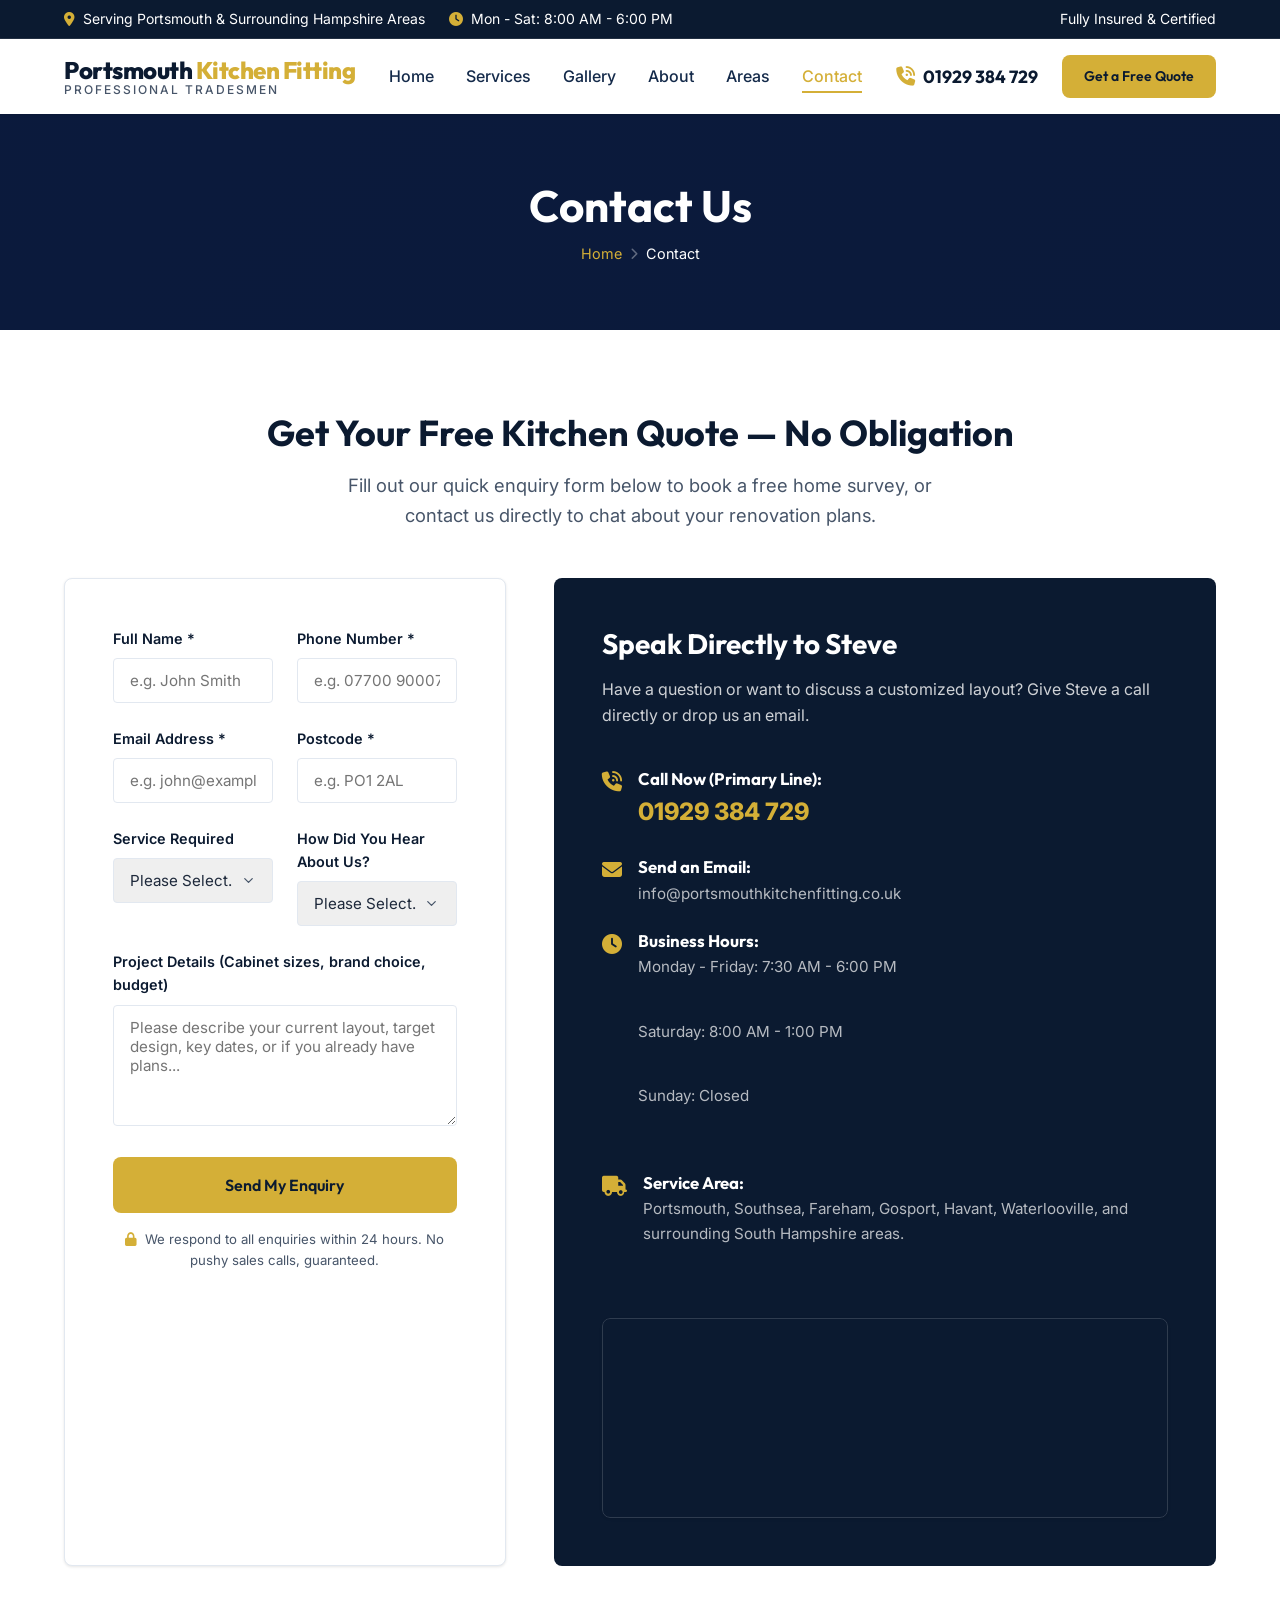
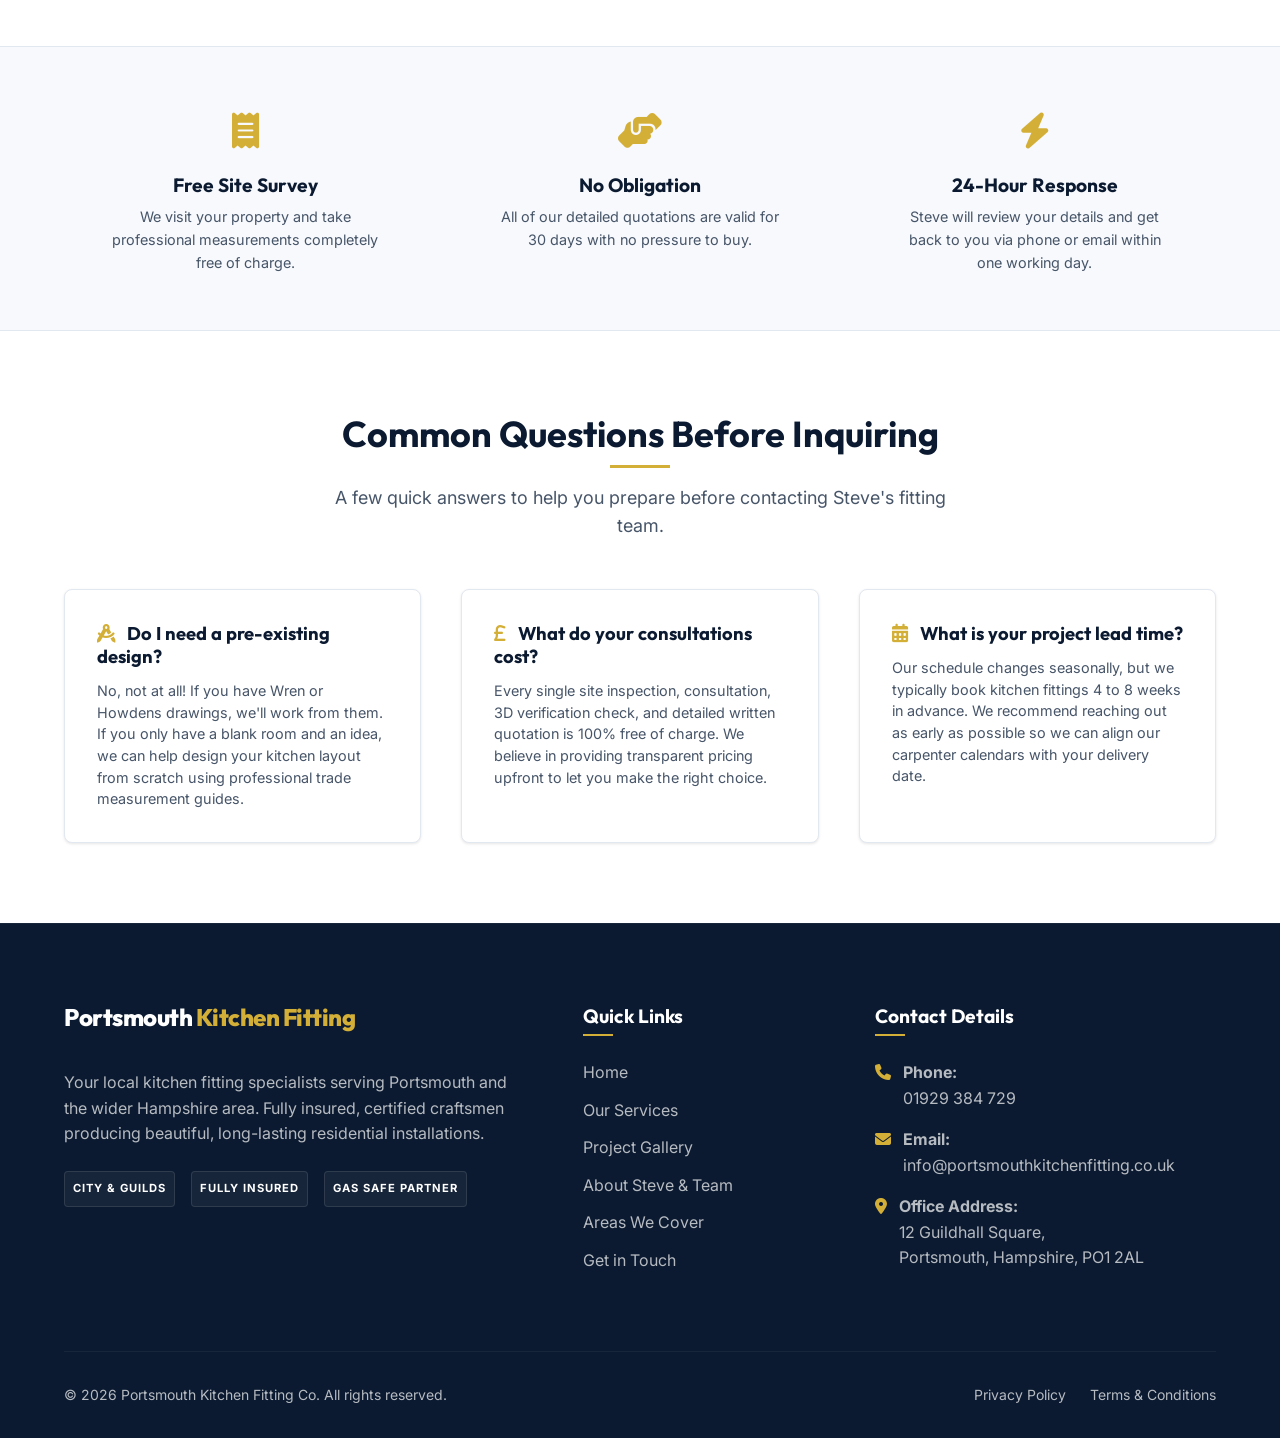
<file: contact.html>
<!DOCTYPE html>
<html lang="en-GB">
<head>
  <meta charset="UTF-8">
  <meta name="viewport" content="width=device-width, initial-scale=1.0">
  
  <!-- SEO Meta Tags -->
  <title>Contact Us - Free Kitchen Fitting Quote in Portsmouth</title>
  <meta name="description" content="Request a free, no-obligation kitchen fitting quote from Steve Miller in Portsmouth. We respond within 24 hours. Plan your dream kitchen survey today.">
  <meta name="keywords" content="kitchen fitter quote portsmouth, request kitchen quote hampshire, contact kitchen fitter southsea">
  <link rel="canonical" href="https://portsmouthkitchenfitting.co.uk/contact.html">

  <!-- Performance Optimization: Preconnect to Font & Icon CDNs -->
  <link rel="preconnect" href="https://fonts.googleapis.com">
  <link rel="preconnect" href="https://fonts.gstatic.com" crossorigin>
  <link rel="preconnect" href="https://cdnjs.cloudflare.com">
  
  <!-- Favicon -->
  <link rel="icon" type="image/png" href="data:image/svg+xml,%3Csvg xmlns='http://www.w3.org/2000/svg' viewBox='0 0 24 24' fill='%23d4af37'%3E%3Cpath d='M19 3H5c-1.1 0-2 .9-2 2v14c0 1.1.9 2 2 2h14c1.1 0 2-.9 2-2V5c0-1.1-.9-2-2-2zm-2 10h-4v4h-2v-4H7v-2h4V7h2v4h4v2z'/%3E%3C/svg%3E">

  <!-- Google Fonts & Font Awesome -->
  <link rel="stylesheet" href="https://cdnjs.cloudflare.com/ajax/libs/font-awesome/6.4.0/css/all.min.css">
  <link rel="stylesheet" href="css/style.css">

  <!-- Breadcrumb Schema -->
  <script type="application/ld+json">
  {
    "@context": "https://schema.org",
    "@type": "BreadcrumbList",
    "itemListElement": [{
      "@type": "ListItem",
      "position": 1,
      "name": "Home",
      "item": "https://portsmouthkitchenfitting.co.uk/"
    },{
      "@type": "ListItem",
      "position": 2,
      "name": "Contact",
      "item": "https://portsmouthkitchenfitting.co.uk/contact.html"
    }]
  }
  </script>
</head>
<body>

  <!-- Top bar -->
  <div class="header-top">
    <div class="container">
      <div class="header-top-info">
        <span><i class="fa-solid fa-location-dot"></i> Serving Portsmouth & Surrounding Hampshire Areas</span>
        <span><i class="fa-solid fa-clock"></i> Mon - Sat: 8:00 AM - 6:00 PM</span>
      </div>
      <div>
        <span><i class="fa-solid fa-shield-check" style="color: var(--gold);"></i> Fully Insured & Certified</span>
      </div>
    </div>
  </div>

  <!-- Sticky Header -->
  <header class="main-header">
    <div class="container">
      <a href="index.html" class="logo">
        <span class="logo-main">Portsmouth <span>Kitchen Fitting</span></span>
        <span class="logo-sub">Professional Tradesmen</span>
      </a>

      <!-- Navigation -->
      <nav class="nav-menu" id="navMenu">
        <a href="index.html" class="nav-link">Home</a>
        <a href="services.html" class="nav-link">Services</a>
        <a href="gallery.html" class="nav-link">Gallery</a>
        <a href="about.html" class="nav-link">About</a>
        <a href="areas-covered.html" class="nav-link">Areas</a>
        <a href="contact.html" class="nav-link">Contact</a>
      </nav>

      <!-- CTA -->
      <div class="header-cta">
        <a href="tel:01929384729" class="header-phone">
          <i class="fa-solid fa-phone-volume"></i> 01929 384 729
        </a>
        <a href="contact.html" class="btn btn-primary btn-sm">Get a Free Quote</a>
      <!-- Burger Menu Toggle -->
      <button class="nav-toggle" aria-label="Toggle navigation" aria-controls="navMenu" aria-expanded="false">
        <i class="fa-solid fa-bars"></i>
      </button>
    </div>
  </header>

  <!-- Accessibility: Skip to Content link -->
  <a href="#main-content" class="skip-link">Skip to main content</a>

  <main id="main-content">

  <!-- Page Hero Banner -->
  <section class="services-hero">
    <div class="container">
      <div class="services-hero-content">
        <h1>Contact Us</h1>
        <nav class="breadcrumb" aria-label="Breadcrumb">
          <a href="index.html">Home</a>
          <span class="breadcrumb-separator"><i class="fa-solid fa-chevron-right"></i></span>
          <span class="breadcrumb-current">Contact</span>
        </nav>
      </div>
    </div>
  </section>

  <!-- Page Main Header -->
  <section class="contact-header-section" style="padding-top: 5rem;">
    <div class="container text-center" style="text-align: center;">
      <h2 style="font-size: 2.25rem; color: var(--navy-dark); margin-bottom: 1rem;">Get Your Free Kitchen Quote — No Obligation</h2>
      <p style="color: var(--text-medium); font-size: 1.15rem; max-width: 650px; margin: 0 auto 3rem;">
        Fill out our quick enquiry form below to book a free home survey, or contact us directly to chat about your renovation plans.
      </p>
    </div>
  </section>

  <!-- 2. Two-Column Contact Layout -->
  <section class="contact-form-section" style="padding-bottom: 5rem;">
    <div class="container">
      <div class="contact-container">
        
        <!-- LEFT COLUMN: Contact Form -->
        <div class="contact-form-wrapper">
          <form class="validated-form" novalidate>
            
            <div class="form-row">
              <div class="form-group">
                <label for="clientName" class="form-label">Full Name *</label>
                <input type="text" id="clientName" name="name" class="form-control" placeholder="e.g. John Smith" required>
              </div>
              <div class="form-group">
                <label for="clientPhone" class="form-label">Phone Number *</label>
                <input type="tel" id="clientPhone" name="phone" class="form-control" placeholder="e.g. 07700 900077" required>
              </div>
            </div>

            <div class="form-row">
              <div class="form-group">
                <label for="clientEmail" class="form-label">Email Address *</label>
                <input type="email" id="clientEmail" name="email" class="form-control" placeholder="e.g. john@example.com" required>
              </div>
              <div class="form-group">
                <label for="clientPostcode" class="form-label">Postcode *</label>
                <input type="text" id="clientPostcode" name="postcode" class="form-control" placeholder="e.g. PO1 2AL" required>
              </div>
            </div>

            <div class="form-row">
              <div class="form-group">
                <label for="serviceType" class="form-label">Service Required</label>
                <select id="serviceType" name="service" class="form-control">
                  <option value="not-selected">Please Select...</option>
                  <option value="full-install">Full Kitchen Installation</option>
                  <option value="supply-fit">Supply & Fit Only</option>
                  <option value="refurb">Kitchen Refurbishment</option>
                  <option value="worktops">Worktop Replacement</option>
                  <option value="not-sure">Not Sure / Other</option>
                </select>
              </div>
              <div class="form-group">
                <label for="referralSource" class="form-label">How Did You Hear About Us?</label>
                <select id="referralSource" name="source" class="form-control">
                  <option value="not-selected">Please Select...</option>
                  <option value="google">Google Search</option>
                  <option value="checkatrade">Checkatrade</option>
                  <option value="word-of-mouth">Word of Mouth</option>
                  <option value="social">Social Media</option>
                  <option value="other">Other</option>
                </select>
              </div>
            </div>

            <div class="form-group">
              <label for="projectDetails" class="form-label">Project Details (Cabinet sizes, brand choice, budget)</label>
              <textarea id="projectDetails" name="details" class="form-control" rows="5" placeholder="Please describe your current layout, target design, key dates, or if you already have plans..."></textarea>
            </div>

            <button type="submit" class="btn btn-primary" style="width: 100%; justify-content: center; padding: 1rem;">Send My Enquiry</button>
            
            <p style="font-size: 0.825rem; color: var(--text-medium); margin-top: 1rem; text-align: center;">
              <i class="fa-solid fa-lock" style="color: var(--gold); margin-right: 0.25rem;"></i> We respond to all enquiries within 24 hours. No pushy sales calls, guaranteed.
            </p>

            <!-- Success/Error Feedback Container -->
            <div class="form-feedback"></div>
          </form>
        </div>

        <!-- RIGHT COLUMN: Contact Details -->
        <div class="contact-info-card">
          <h3>Speak Directly to Steve</h3>
          <p>Have a question or want to discuss a customized layout? Give Steve a call directly or drop us an email.</p>

          <ul class="contact-details-list">
            <li>
              <i class="fa-solid fa-phone-volume"></i>
              <div>
                <h4>Call Now (Primary Line):</h4>
                <a href="tel:01929384729" style="font-size: 1.5rem; font-weight: 800; color: var(--gold); display: block; margin-top: 0.25rem;">01929 384 729</a>
              </div>
            </li>
            <li>
              <i class="fa-solid fa-envelope"></i>
              <div>
                <h4>Send an Email:</h4>
                <a href="mailto:info@portsmouthkitchenfitting.co.uk">info@portsmouthkitchenfitting.co.uk</a>
              </div>
            </li>
            <li>
              <i class="fa-solid fa-clock"></i>
              <div>
                <h4>Business Hours:</h4>
                <p>Monday - Friday: 7:30 AM - 6:00 PM</p>
                <p>Saturday: 8:00 AM - 1:00 PM</p>
                <p>Sunday: Closed</p>
              </div>
            </li>
            <li>
              <i class="fa-solid fa-truck"></i>
              <div>
                <h4>Service Area:</h4>
                <p>Portsmouth, Southsea, Fareham, Gosport, Havant, Waterlooville, and surrounding South Hampshire areas.</p>
              </div>
            </li>
          </ul>

          <!-- OpenStreetMap Embed -->
          <div class="map-embed-wrapper" style="margin-top: 2rem; border-radius: var(--border-radius); overflow: hidden; box-shadow: var(--shadow-sm);">
            <iframe src="https://www.openstreetmap.org/export/embed.html?bbox=-1.15%2C50.77%2C-1.02%2C50.83&amp;layer=mapnik&amp;marker=50.7989%2C-1.0912" style="border: 1px solid rgba(255, 255, 255, 0.15); border-radius: var(--border-radius); width: 100%; height: 200px; display: block;" aria-label="Portsmouth coverage area map" loading="lazy"></iframe>
          </div>
        </div>

      </div>
    </div>
  </section>

  <!-- 3. Trust Icons Bar Below the Form -->
  <section class="contact-trust-bar section-padding" style="background-color: var(--light-grey); border-top: 1px solid var(--border-color); border-bottom: 1px solid var(--border-color); padding: 3.5rem 0;">
    <div class="container">
      <div class="contact-trust-grid" style="display: grid; grid-template-columns: repeat(3, 1fr); gap: 2rem; text-align: center;">
        
        <div class="trust-indicator">
          <div class="trust-icon-box" style="font-size: 2.25rem; color: var(--gold); margin-bottom: 0.75rem;"><i class="fa-solid fa-receipt"></i></div>
          <h3 style="font-size: 1.2rem; color: var(--navy-dark); margin-bottom: 0.5rem;">Free Site Survey</h3>
          <p style="font-size: 0.9rem; color: var(--text-medium); max-width: 280px; margin: 0 auto;">We visit your property and take professional measurements completely free of charge.</p>
        </div>

        <div class="trust-indicator">
          <div class="trust-icon-box" style="font-size: 2.25rem; color: var(--gold); margin-bottom: 0.75rem;"><i class="fa-solid fa-handshake-angle"></i></div>
          <h3 style="font-size: 1.2rem; color: var(--navy-dark); margin-bottom: 0.5rem;">No Obligation</h3>
          <p style="font-size: 0.9rem; color: var(--text-medium); max-width: 280px; margin: 0 auto;">All of our detailed quotations are valid for 30 days with no pressure to buy.</p>
        </div>

        <div class="trust-indicator">
          <div class="trust-icon-box" style="font-size: 2.25rem; color: var(--gold); margin-bottom: 0.75rem;"><i class="fa-solid fa-bolt"></i></div>
          <h3 style="font-size: 1.2rem; color: var(--navy-dark); margin-bottom: 0.5rem;">24-Hour Response</h3>
          <p style="font-size: 0.9rem; color: var(--text-medium); max-width: 280px; margin: 0 auto;">Steve will review your details and get back to you via phone or email within one working day.</p>
        </div>

      </div>
    </div>
  </section>

  <!-- 4. FAQ Strip: Quick Pre-Contact Questions -->
  <section class="contact-faq-strip-section section-padding">
    <div class="container">
      <div class="section-header" style="margin-bottom: 3rem;">
        <h2>Common Questions Before Inquiring</h2>
        <p>A few quick answers to help you prepare before contacting Steve's fitting team.</p>
      </div>

      <div class="contact-faq-grid" style="display: grid; grid-template-columns: repeat(3, 1fr); gap: 2.5rem;">
        
        <!-- FAQ 1 -->
        <div class="contact-faq-card" style="background-color: var(--white); border: 1px solid var(--border-color); padding: 2rem; border-radius: var(--border-radius); box-shadow: var(--shadow-sm);">
          <h3 style="font-size: 1.15rem; color: var(--navy-dark); margin-bottom: 0.75rem;"><i class="fa-solid fa-compass-drafting" style="color: var(--gold); margin-right: 0.5rem;"></i> Do I need a pre-existing design?</h3>
          <p style="font-size: 0.9rem; color: var(--text-medium); line-height: 1.5;">
            No, not at all! If you have Wren or Howdens drawings, we'll work from them. If you only have a blank room and an idea, we can help design your kitchen layout from scratch using professional trade measurement guides.
          </p>
        </div>

        <!-- FAQ 2 -->
        <div class="contact-faq-card" style="background-color: var(--white); border: 1px solid var(--border-color); padding: 2rem; border-radius: var(--border-radius); box-shadow: var(--shadow-sm);">
          <h3 style="font-size: 1.15rem; color: var(--navy-dark); margin-bottom: 0.75rem;"><i class="fa-solid fa-pound-sign" style="color: var(--gold); margin-right: 0.5rem;"></i> What do your consultations cost?</h3>
          <p style="font-size: 0.9rem; color: var(--text-medium); line-height: 1.5;">
            Every single site inspection, consultation, 3D verification check, and detailed written quotation is 100% free of charge. We believe in providing transparent pricing upfront to let you make the right choice.
          </p>
        </div>

        <!-- FAQ 3 -->
        <div class="contact-faq-card" style="background-color: var(--white); border: 1px solid var(--border-color); padding: 2rem; border-radius: var(--border-radius); box-shadow: var(--shadow-sm);">
          <h3 style="font-size: 1.15rem; color: var(--navy-dark); margin-bottom: 0.75rem;"><i class="fa-solid fa-calendar-days" style="color: var(--gold); margin-right: 0.5rem;"></i> What is your project lead time?</h3>
          <p style="font-size: 0.9rem; color: var(--text-medium); line-height: 1.5;">
            Our schedule changes seasonally, but we typically book kitchen fittings 4 to 8 weeks in advance. We recommend reaching out as early as possible so we can align our carpenter calendars with your delivery date.
          </p>
        </div>

      </div>
    </div>
  </section>

  </main>

  <!-- Footer -->
  <footer class="main-footer">
    <div class="container">
      <div class="footer-grid">
        <!-- Col 1 -->
        <div class="footer-brand">
          <a href="index.html" class="logo" style="margin-bottom: 1.5rem; display: inline-flex;">
            <span class="logo-main" style="color: var(--white);">Portsmouth <span style="color: var(--gold);">Kitchen Fitting</span></span>
          </a>
          <p>Your local kitchen fitting specialists serving Portsmouth and the wider Hampshire area. Fully insured, certified craftsmen producing beautiful, long-lasting residential installations.</p>
          <div class="footer-credentials">
            <span class="badge">City & Guilds</span>
            <span class="badge">Fully Insured</span>
            <span class="badge">Gas Safe Partner</span>
          </div>
        </div>

        <!-- Col 2 -->
        <div>
          <h4 class="footer-heading">Quick Links</h4>
          <ul class="footer-links">
            <li><a href="index.html">Home</a></li>
            <li><a href="services.html">Our Services</a></li>
            <li><a href="gallery.html">Project Gallery</a></li>
            <li><a href="about.html">About Steve & Team</a></li>
            <li><a href="areas-covered.html">Areas We Cover</a></li>
            <li><a href="contact.html">Get in Touch</a></li>
          </ul>
        </div>

        <!-- Col 3 -->
        <div>
          <h4 class="footer-heading">Contact Details</h4>
          <ul class="footer-contact">
            <li>
              <i class="fa-solid fa-phone"></i>
              <div>
                <strong>Phone:</strong><br>
                <a href="tel:01929384729">01929 384 729</a>
              </div>
            </li>
            <li>
              <i class="fa-solid fa-envelope"></i>
              <div>
                <strong>Email:</strong><br>
                <a href="mailto:info@portsmouthkitchenfitting.co.uk">info@portsmouthkitchenfitting.co.uk</a>
              </div>
            </li>
            <li>
              <i class="fa-solid fa-location-dot"></i>
              <div>
                <strong>Office Address:</strong><br>
                12 Guildhall Square,<br>
                Portsmouth, Hampshire, PO1 2AL
              </div>
            </li>
          </ul>
        </div>
      </div>

      <!-- Bottom footer bar -->
      <div class="footer-bottom">
        <p>&copy; 2026 Portsmouth Kitchen Fitting Co. All rights reserved.</p>
        <div class="footer-legal-links">
          <a href="#">Privacy Policy</a>
          <a href="#">Terms & Conditions</a>
        </div>
      </div>
    </div>
  </footer>

  <script src="js/main.js"></script>
  
  <!-- Pre-fill Service from Query Parameter -->
  <script>
    document.addEventListener('DOMContentLoaded',()=>{
      const params=new URLSearchParams(window.location.search),service=params.get('service'),dropdown=document.getElementById('serviceType');
      if(service&&dropdown){
        for(let i=0;i<dropdown.options.length;i++){
          if(dropdown.options[i].value===service){dropdown.selectedIndex=i;break;}
        }
      }
    });
  </script>
</body>
</html>
</file>
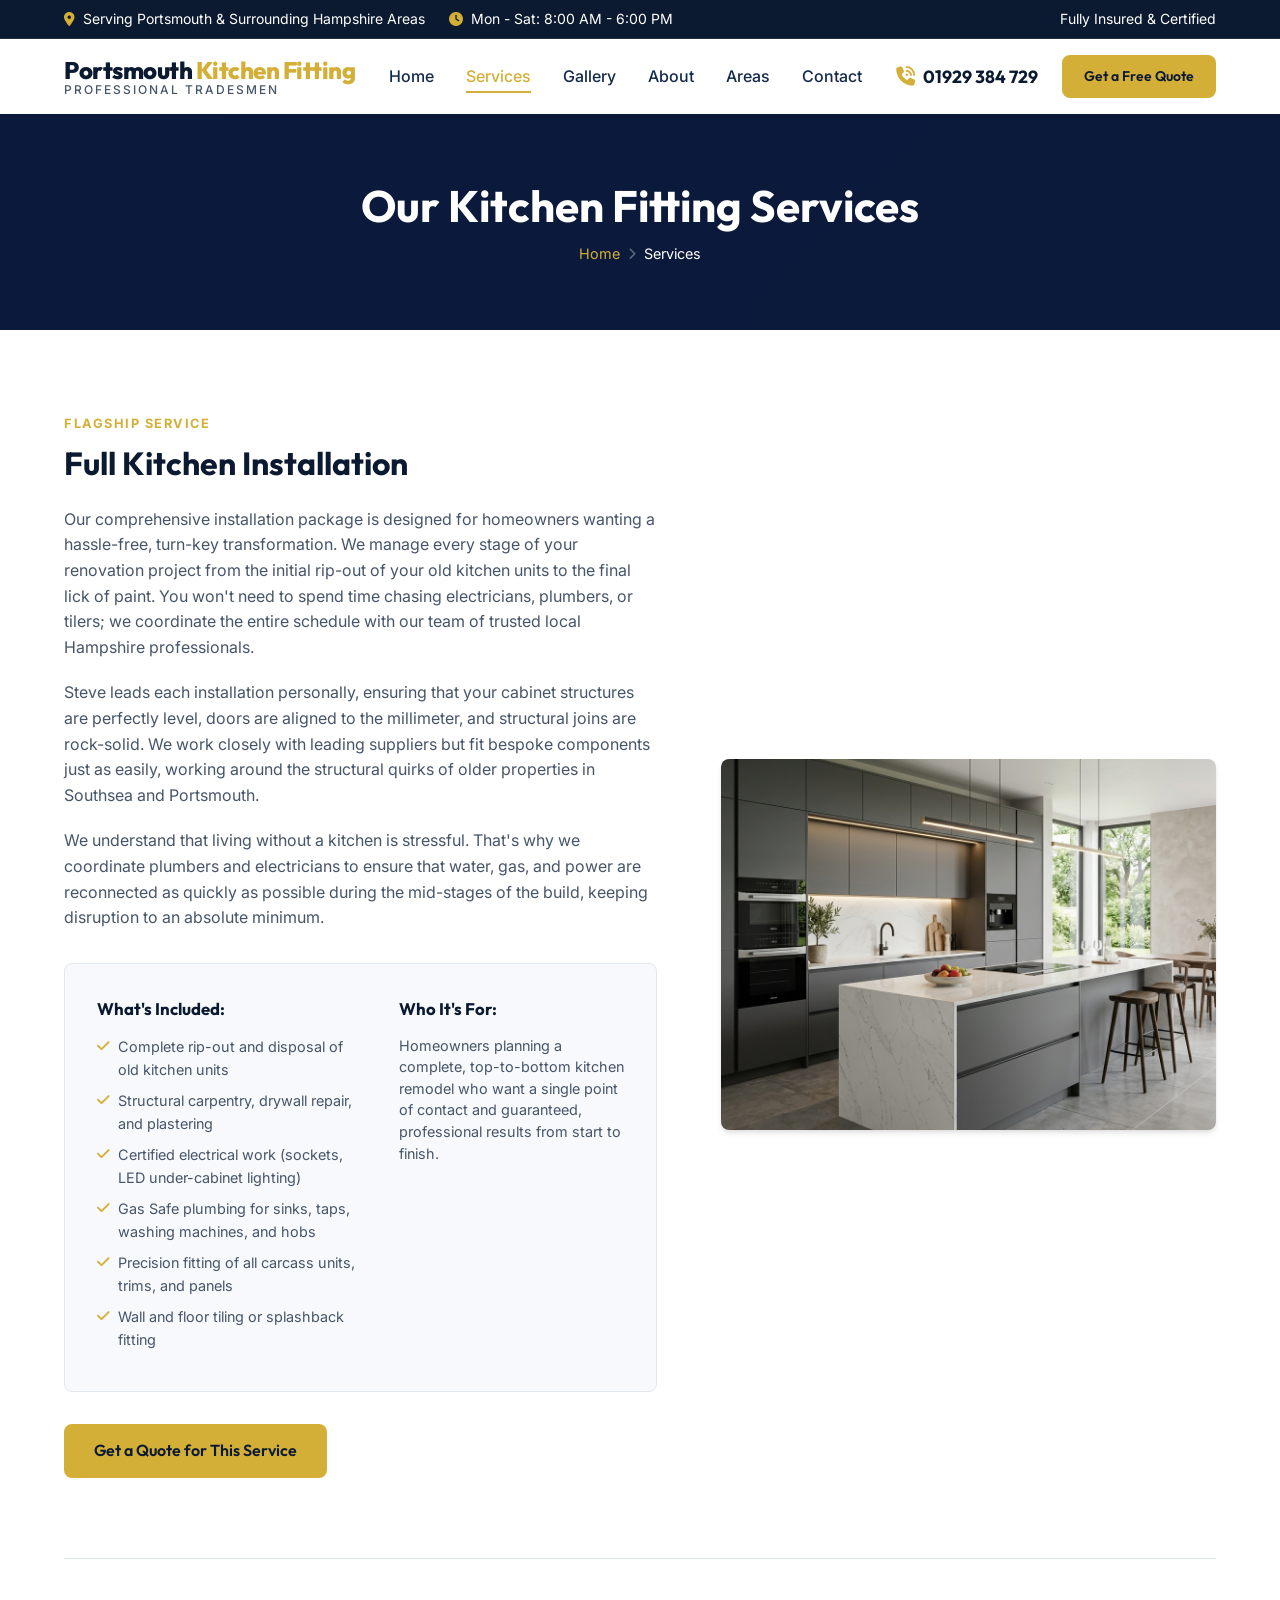
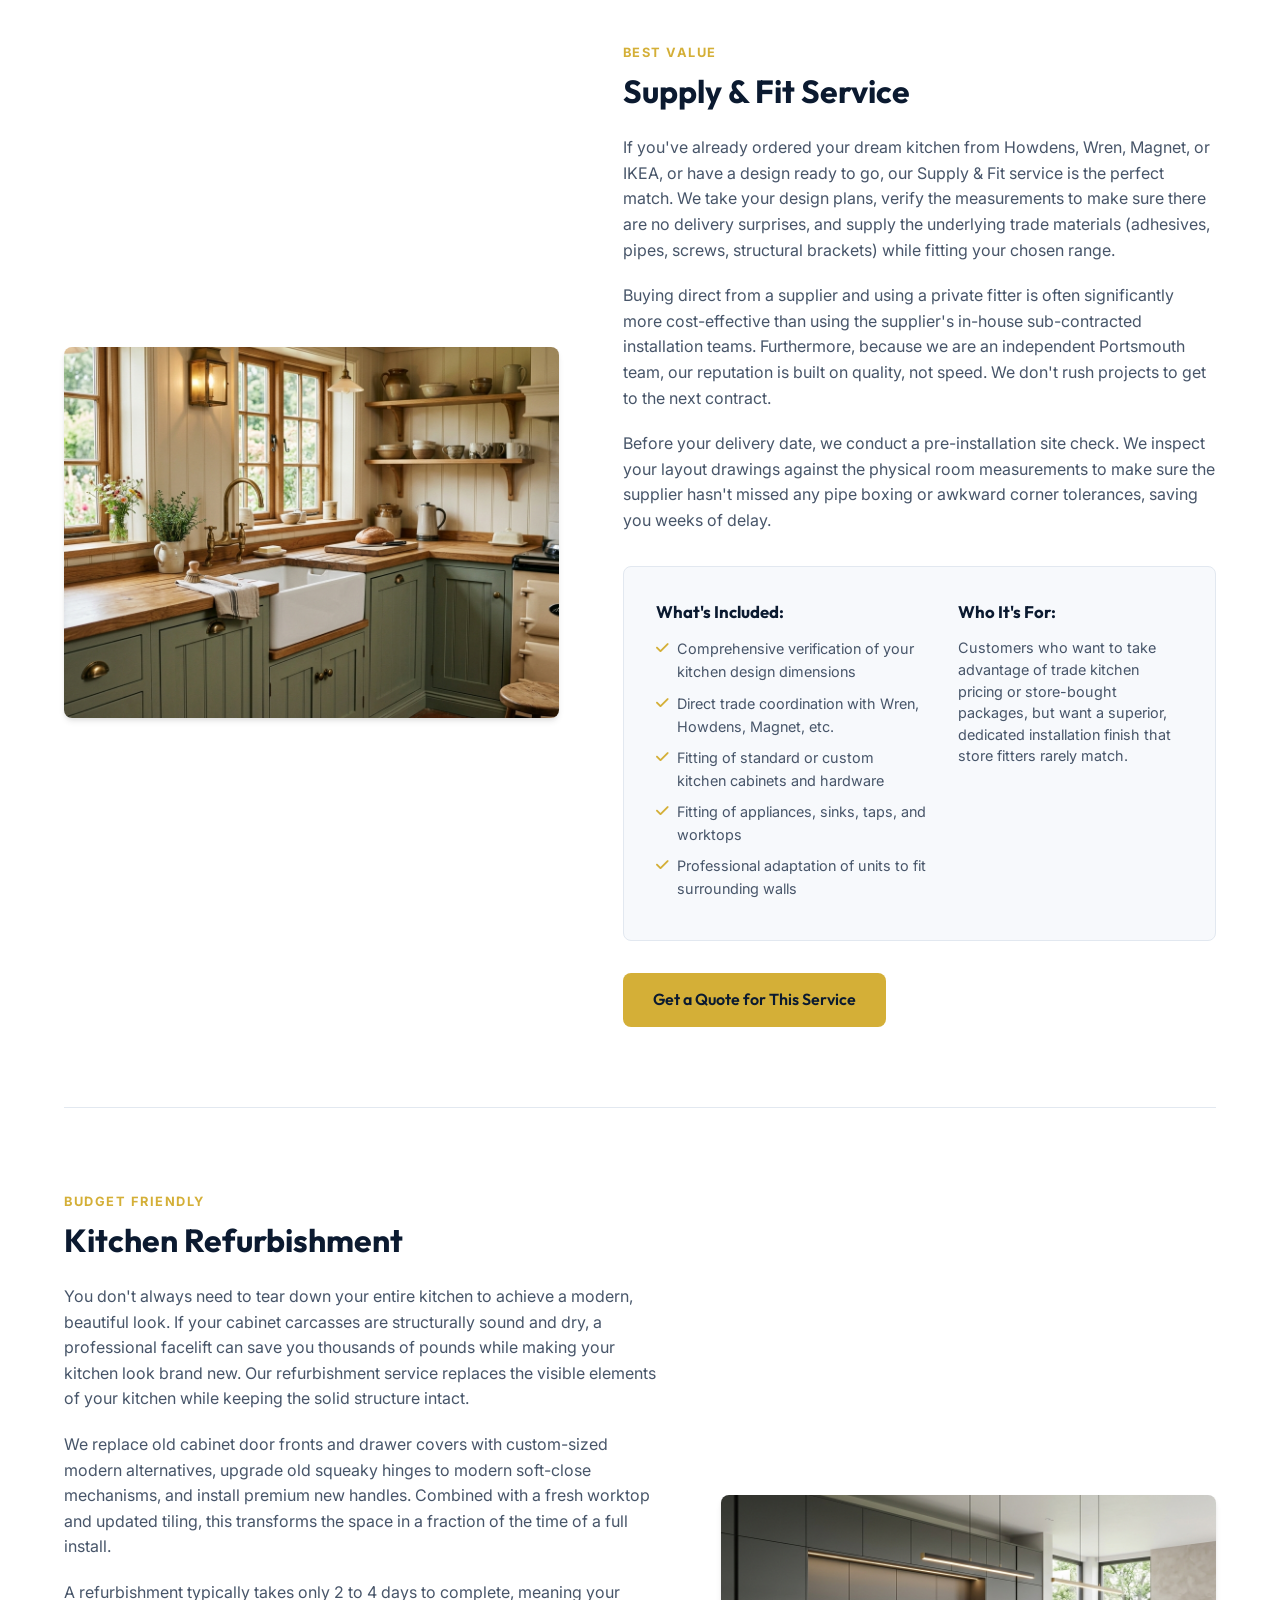
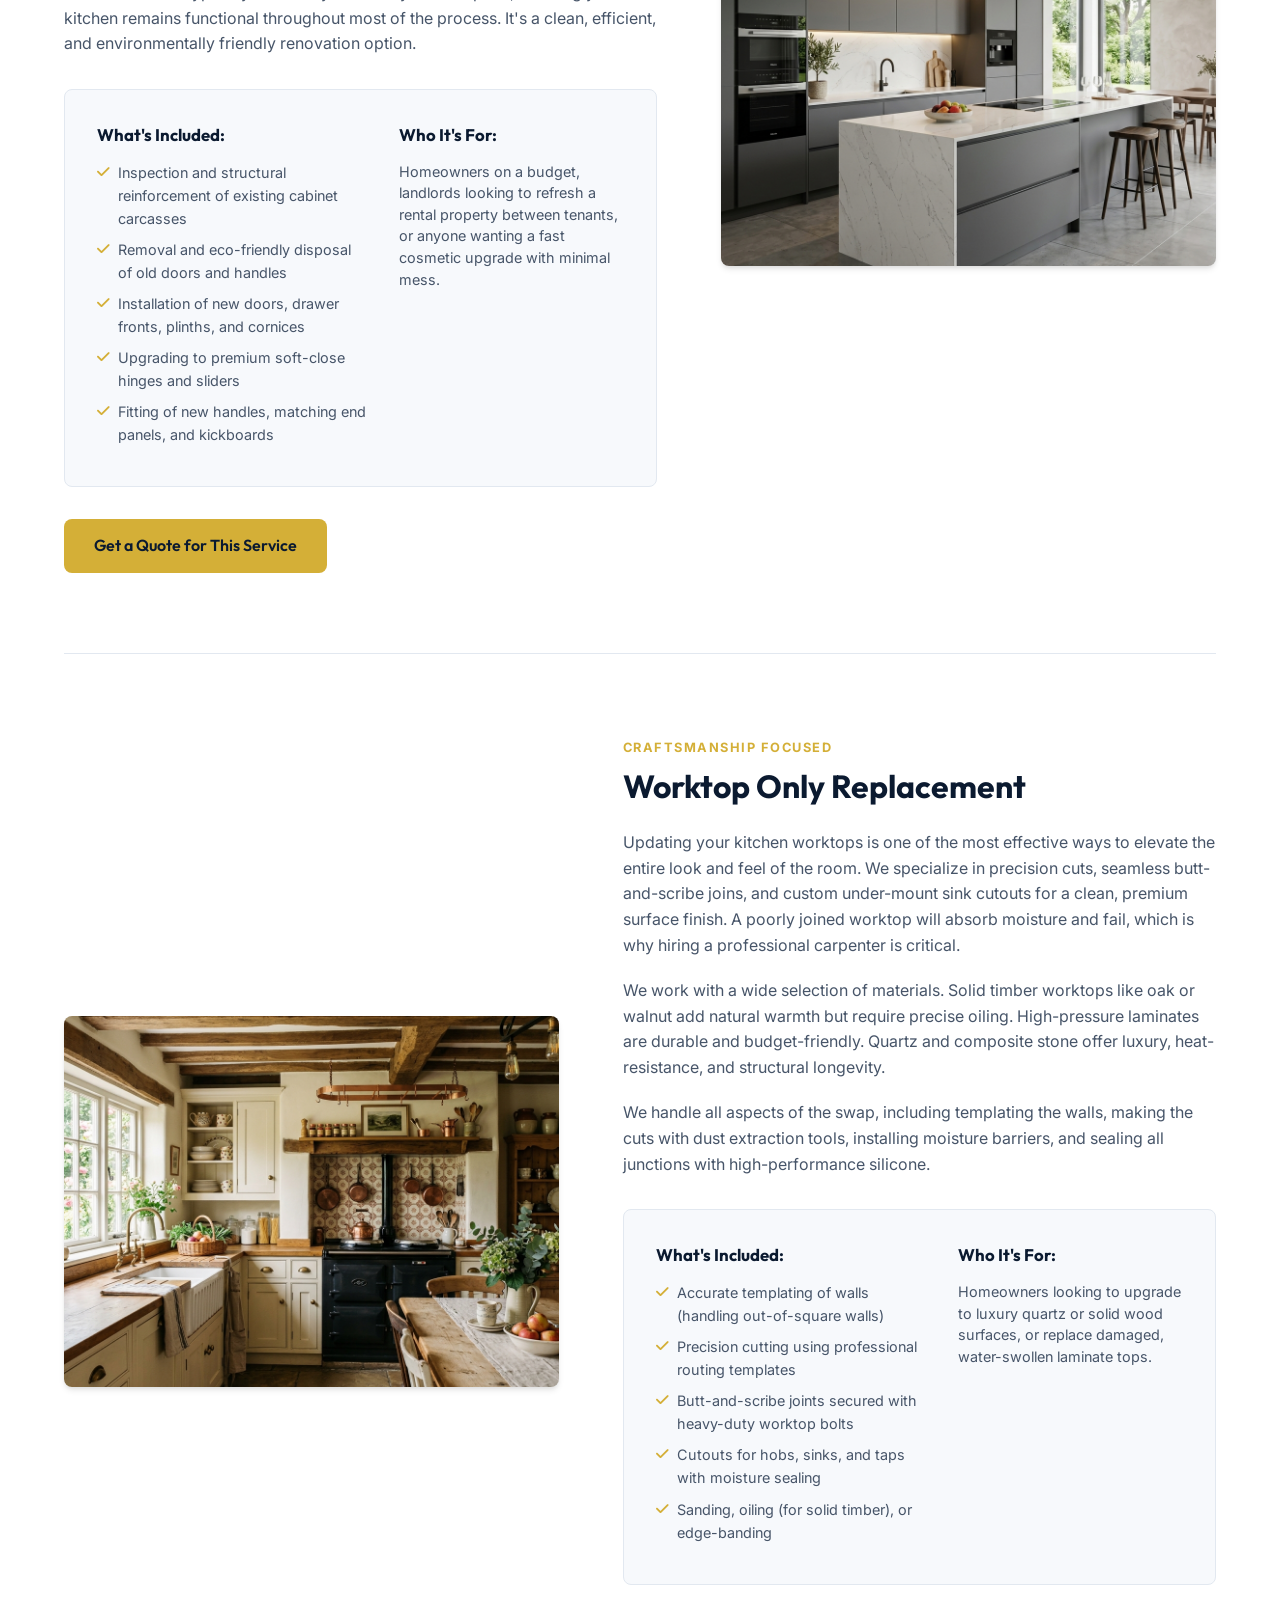
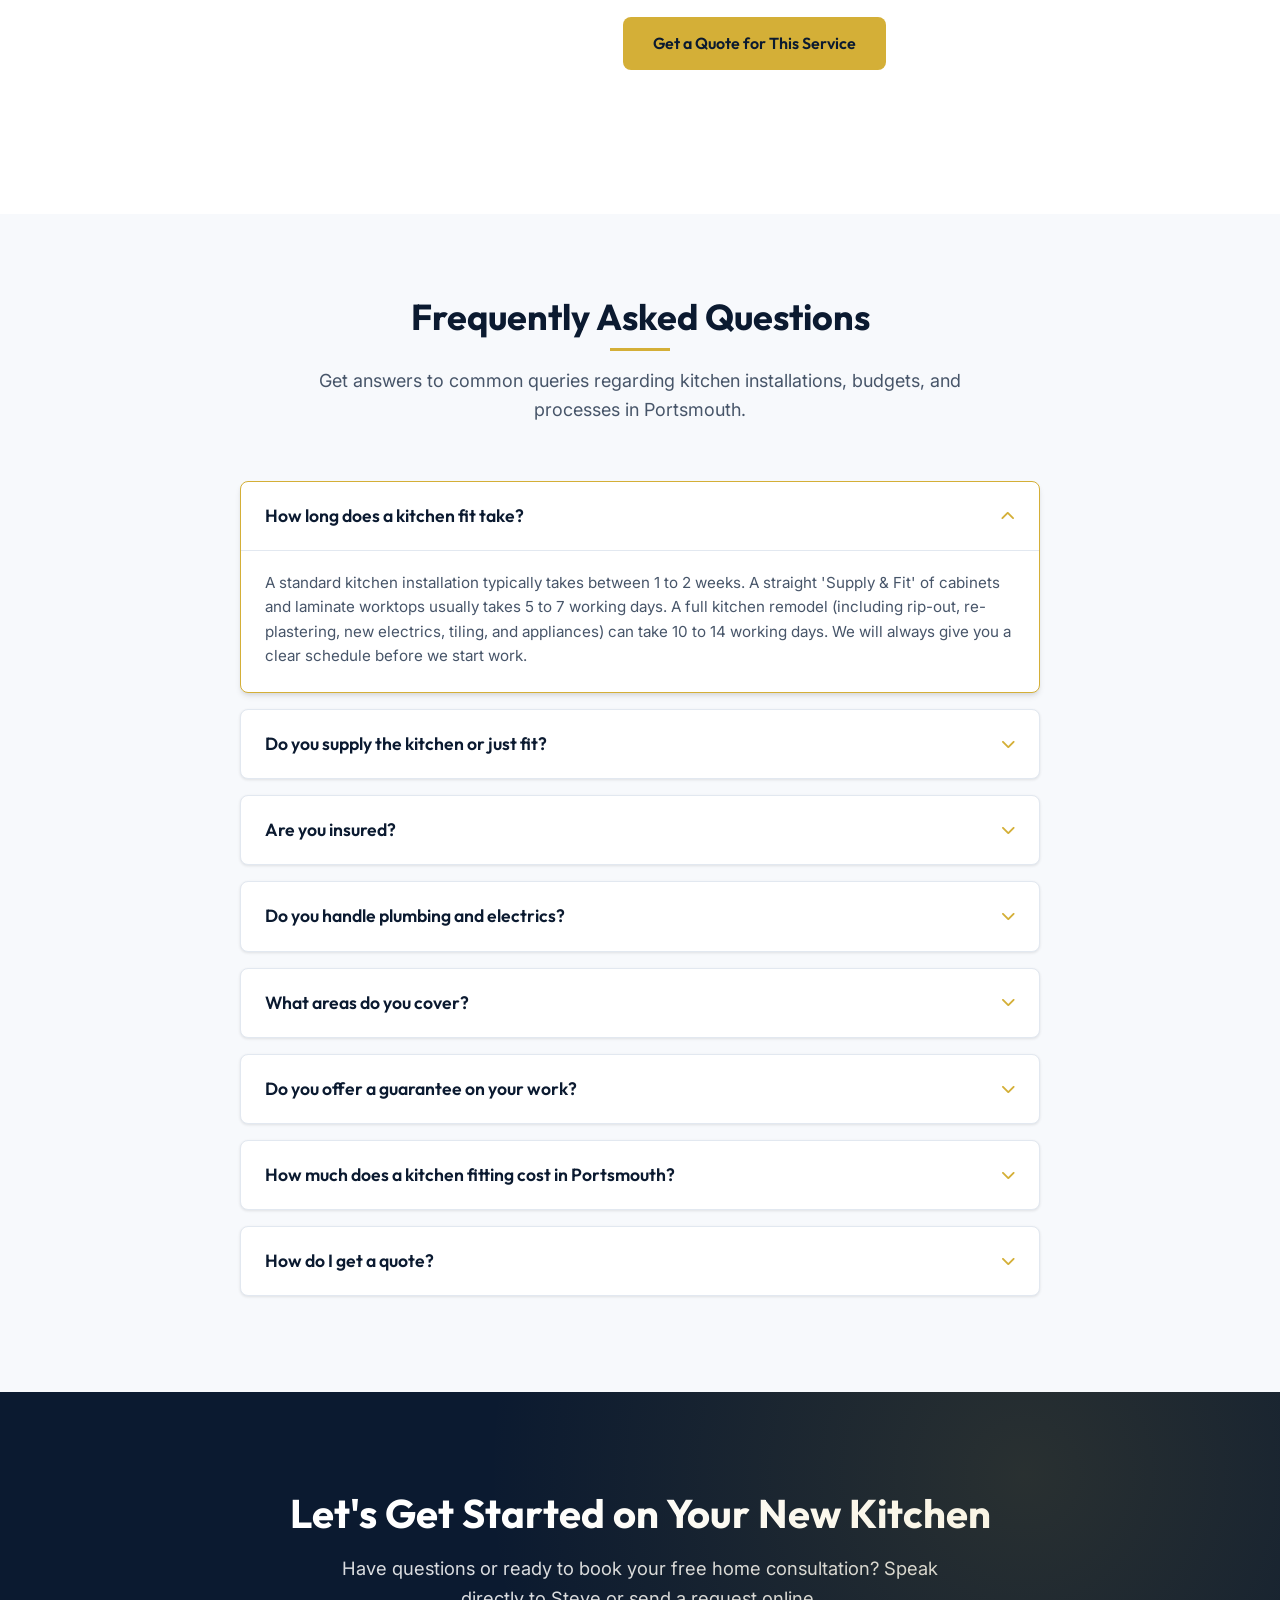
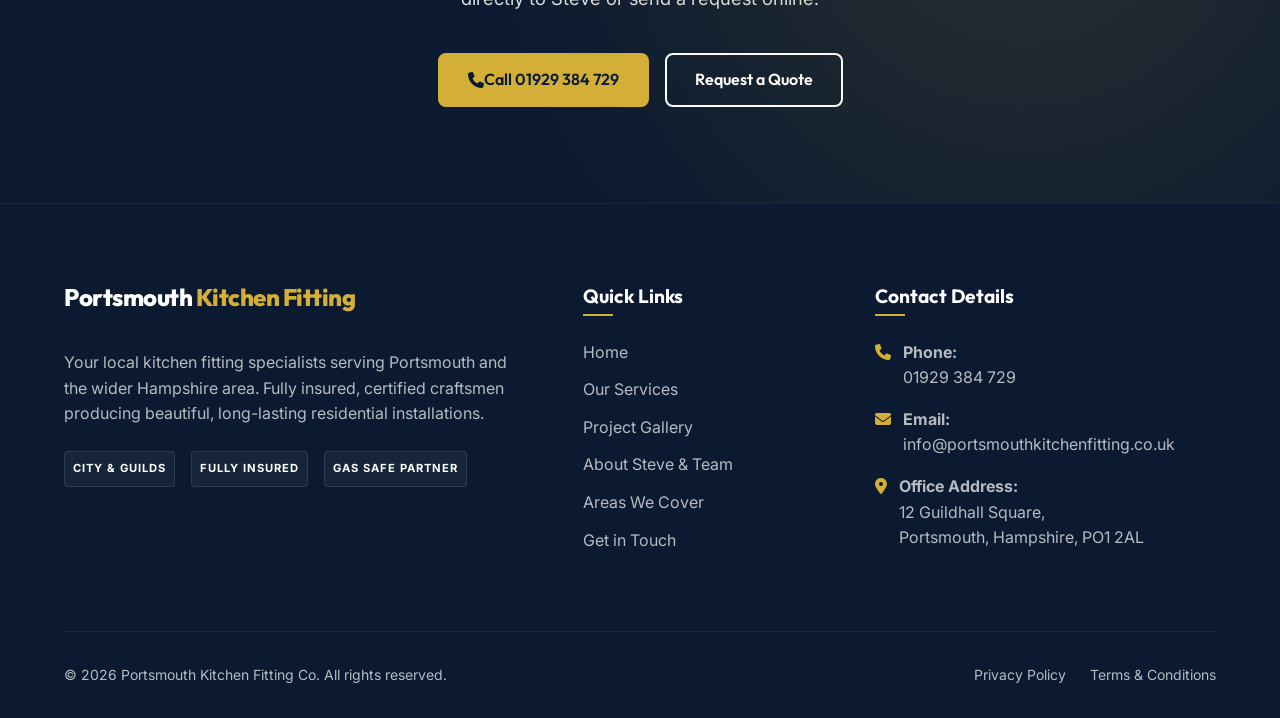
<file: services.html>
<!DOCTYPE html>
<html lang="en-GB">
<head>
  <meta charset="UTF-8">
  <meta name="viewport" content="width=device-width, initial-scale=1.0">
  
  <!-- SEO Meta Tags -->
  <title>Kitchen Fitting Services in Portsmouth | Professional Installation & Fitting</title>
  <meta name="description" content="Discover professional kitchen fitting services in Portsmouth. Expert installation, design, refurbishment & worktops. Clear pricing, fully insured fitters.">
  <meta name="keywords" content="kitchen installation portsmouth, kitchen supply and fit hampshire, kitchen refurb southsea, worktop replacement hampshire">
  <link rel="canonical" href="https://portsmouthkitchenfitting.co.uk/services.html">

  <!-- Performance Optimization: Preconnect to Font & Icon CDNs -->
  <link rel="preconnect" href="https://fonts.googleapis.com">
  <link rel="preconnect" href="https://fonts.gstatic.com" crossorigin>
  <link rel="preconnect" href="https://cdnjs.cloudflare.com">
  
  <!-- Favicon -->
  <link rel="icon" type="image/png" href="data:image/svg+xml,%3Csvg xmlns='http://www.w3.org/2000/svg' viewBox='0 0 24 24' fill='%23d4af37'%3E%3Cpath d='M19 3H5c-1.1 0-2 .9-2 2v14c0 1.1.9 2 2 2h14c1.1 0 2-.9 2-2V5c0-1.1-.9-2-2-2zm-2 10h-4v4h-2v-4H7v-2h4V7h2v4h4v2z'/%3E%3C/svg%3E">

  <!-- Google Fonts & Font Awesome -->
  <link rel="stylesheet" href="https://cdnjs.cloudflare.com/ajax/libs/font-awesome/6.4.0/css/all.min.css">
  <link rel="stylesheet" href="css/style.css">

  <!-- Breadcrumb Schema -->
  <script type="application/ld+json">
  {
    "@context": "https://schema.org",
    "@type": "BreadcrumbList",
    "itemListElement": [{
      "@type": "ListItem",
      "position": 1,
      "name": "Home",
      "item": "https://portsmouthkitchenfitting.co.uk/"
    },{
      "@type": "ListItem",
      "position": 2,
      "name": "Services",
      "item": "https://portsmouthkitchenfitting.co.uk/services.html"
    }]
  }
  </script>

  <!-- FAQPage Schema -->
  <script type="application/ld+json">
  {
    "@context": "https://schema.org",
    "@type": "FAQPage",
    "mainEntity": [{
      "@type": "Question",
      "name": "How long does a kitchen fit take?",
      "acceptedAnswer": {
        "@type": "Answer",
        "text": "A standard kitchen installation typically takes between 1 to 2 weeks. A straight 'Supply & Fit' of cabinets and laminate worktops usually takes 5 to 7 working days. A full kitchen remodel (including rip-out, re-plastering, new electrics, tiling, and appliances) can take 10 to 14 working days. We will always give you a clear schedule before we start work."
      }
    },{
      "@type": "Question",
      "name": "Do you supply the kitchen or just fit?",
      "acceptedAnswer": {
        "@type": "Answer",
        "text": "We do both! We have trade accounts with leading suppliers like Howdens, Wren, and Magnet, allowing us to supply high-quality kitchens at discounted trade rates. However, if you have already bought your own kitchen, we are more than happy to provide a fitting-only service."
      }
    },{
      "@type": "Question",
      "name": "Are you insured?",
      "acceptedAnswer": {
        "@type": "Answer",
        "text": "Yes, absolutely. Portsmouth Kitchen Fitting Co. holds comprehensive £5 million Public Liability Insurance. All of our team and tradespeople are fully insured, giving you absolute peace of mind while we work on your property."
      }
    },{
      "@type": "Question",
      "name": "Do you handle plumbing and electrics?",
      "acceptedAnswer": {
        "@type": "Answer",
        "text": "Yes. We manage the entire installation including plumbing and electrics. For plumbing, we work with qualified professionals, and for gas, we only use Gas Safe registered engineers. All electrical work (such as moving sockets or wiring hobs) is completed by NICEIC registered electricians who issue building compliance certificates."
      }
    },{
      "@type": "Question",
      "name": "What areas do you cover?",
      "acceptedAnswer": {
        "@type": "Answer",
        "text": "We are based in Portsmouth and cover the entire city, including Southsea, Milton, Eastney, Fratton, Copnor, Hilsea, Cosham, and Drayton. We also travel to surrounding Hampshire areas such as Fareham, Gosport, Havant, Waterlooville, and Hayling Island."
      }
    },{
      "@type": "Question",
      "name": "Do you offer a guarantee on your work?",
      "acceptedAnswer": {
        "@type": "Answer",
        "text": "Yes, we stand behind our craftsmanship. We provide a robust 2-year guarantee on all kitchen installation workmanship. This is in addition to the manufacturer warranties on your appliances, cabinets, and worktops (which can range from 5 to 25 years depending on the brand)."
      }
    },{
      "@type": "Question",
      "name": "How much does a kitchen fitting cost in Portsmouth?",
      "acceptedAnswer": {
        "@type": "Answer",
        "text": "Fitting costs depend heavily on size and complexity. As a general guide in Portsmouth, fitting a small kitchen starts around £1,500 to £2,500. A medium-sized kitchen fitting usually costs between £2,500 and £4,500. Large projects or open-plan transformations requiring structural adjustments start from £5,000. Refurbishments or worktop swaps are significantly cheaper. Contact us for a free, exact quote."
      }
    },{
      "@type": "Question",
      "name": "How do I get a quote?",
      "acceptedAnswer": {
        "@type": "Answer",
        "text": "Getting a quote is simple. Call us on 01929 384 729 or head over to our Contact Page to fill out our quick online quote form. We'll arrange a convenient time to visit your property, take measurements, discuss designs, and provide a clear, written, no-obligation quote within 48 hours."
      }
    }]
  }
  </script>
</head>
<body>
  <!-- Accessibility: Skip to Content link -->
  <a href="#main-content" class="skip-link">Skip to main content</a>

  <!-- Top bar -->
  <div class="header-top">
    <div class="container">
      <div class="header-top-info">
        <span><i class="fa-solid fa-location-dot"></i> Serving Portsmouth & Surrounding Hampshire Areas</span>
        <span><i class="fa-solid fa-clock"></i> Mon - Sat: 8:00 AM - 6:00 PM</span>
      </div>
      <div>
        <span><i class="fa-solid fa-shield-check" style="color: var(--gold);"></i> Fully Insured & Certified</span>
      </div>
    </div>
  </div>

  <!-- Sticky Header -->
  <header class="main-header">
    <div class="container">
      <a href="index.html" class="logo">
        <span class="logo-main">Portsmouth <span>Kitchen Fitting</span></span>
        <span class="logo-sub">Professional Tradesmen</span>
      </a>

      <!-- Navigation -->
      <nav class="nav-menu" id="navMenu">
        <a href="index.html" class="nav-link">Home</a>
        <a href="services.html" class="nav-link">Services</a>
        <a href="gallery.html" class="nav-link">Gallery</a>
        <a href="about.html" class="nav-link">About</a>
        <a href="areas-covered.html" class="nav-link">Areas</a>
        <a href="contact.html" class="nav-link">Contact</a>
      </nav>

      <!-- CTA -->
      <div class="header-cta">
        <a href="tel:01929384729" class="header-phone">
          <i class="fa-solid fa-phone-volume"></i> 01929 384 729
        </a>
        <a href="contact.html" class="btn btn-primary btn-sm">Get a Free Quote</a>
      <!-- Burger Menu Toggle -->
      <button class="nav-toggle" aria-label="Toggle navigation" aria-controls="navMenu" aria-expanded="false">
        <i class="fa-solid fa-bars"></i>
      </button>
    </div>
  </header>

  <main id="main-content">

  <!-- 1. Page Hero Banner -->
  <section class="services-hero">
    <div class="container">
      <div class="services-hero-content">
        <h1>Our Kitchen Fitting Services</h1>
        <nav class="breadcrumb" aria-label="Breadcrumb">
          <a href="index.html">Home</a>
          <span class="breadcrumb-separator"><i class="fa-solid fa-chevron-right"></i></span>
          <span class="breadcrumb-current">Services</span>
        </nav>
      </div>
    </div>
  </section>

  <!-- 2. Four Detailed Service Sections -->
  <section class="services-detail-section section-padding">
    <div class="container">

      <!-- Service 1: Full Kitchen Installation -->
      <div class="service-detail-row" id="full-fit">
        <div class="service-detail-text">
          <span class="service-badge">Flagship Service</span>
          <h2>Full Kitchen Installation</h2>
          <p>Our comprehensive installation package is designed for homeowners wanting a hassle-free, turn-key transformation. We manage every stage of your renovation project from the initial rip-out of your old kitchen units to the final lick of paint. You won't need to spend time chasing electricians, plumbers, or tilers; we coordinate the entire schedule with our team of trusted local Hampshire professionals.</p>
          <p>Steve leads each installation personally, ensuring that your cabinet structures are perfectly level, doors are aligned to the millimeter, and structural joins are rock-solid. We work closely with leading suppliers but fit bespoke components just as easily, working around the structural quirks of older properties in Southsea and Portsmouth.</p>
          <p>We understand that living without a kitchen is stressful. That's why we coordinate plumbers and electricians to ensure that water, gas, and power are reconnected as quickly as possible during the mid-stages of the build, keeping disruption to an absolute minimum.</p>
          
          <div class="service-meta-box">
            <div class="meta-item">
              <strong>What's Included:</strong>
              <ul>
                <li><i class="fa-solid fa-check"></i> Complete rip-out and disposal of old kitchen units</li>
                <li><i class="fa-solid fa-check"></i> Structural carpentry, drywall repair, and plastering</li>
                <li><i class="fa-solid fa-check"></i> Certified electrical work (sockets, LED under-cabinet lighting)</li>
                <li><i class="fa-solid fa-check"></i> Gas Safe plumbing for sinks, taps, washing machines, and hobs</li>
                <li><i class="fa-solid fa-check"></i> Precision fitting of all carcass units, trims, and panels</li>
                <li><i class="fa-solid fa-check"></i> Wall and floor tiling or splashback fitting</li>
              </ul>
            </div>
            <div class="meta-item">
              <strong>Who It's For:</strong>
              <p>Homeowners planning a complete, top-to-bottom kitchen remodel who want a single point of contact and guaranteed, professional results from start to finish.</p>
            </div>
          </div>
          
          <a href="contact.html?service=full-fit" class="btn btn-primary">Get a Quote for This Service</a>
        </div>
        <div class="service-detail-image">
          <img src="assets/images/gallery_6.png" alt="Finished modern kitchen fitting project in Drayton" loading="lazy">
        </div>
      </div>

      <hr class="service-divider">

      <!-- Service 2: Supply & Fit -->
      <div class="service-detail-row reverse" id="supply-fit">
        <div class="service-detail-text">
          <span class="service-badge">Best Value</span>
          <h2>Supply & Fit Service</h2>
          <p>If you've already ordered your dream kitchen from Howdens, Wren, Magnet, or IKEA, or have a design ready to go, our Supply & Fit service is the perfect match. We take your design plans, verify the measurements to make sure there are no delivery surprises, and supply the underlying trade materials (adhesives, pipes, screws, structural brackets) while fitting your chosen range.</p>
          <p>Buying direct from a supplier and using a private fitter is often significantly more cost-effective than using the supplier's in-house sub-contracted installation teams. Furthermore, because we are an independent Portsmouth team, our reputation is built on quality, not speed. We don't rush projects to get to the next contract.</p>
          <p>Before your delivery date, we conduct a pre-installation site check. We inspect your layout drawings against the physical room measurements to make sure the supplier hasn't missed any pipe boxing or awkward corner tolerances, saving you weeks of delay.</p>
          
          <div class="service-meta-box">
            <div class="meta-item">
              <strong>What's Included:</strong>
              <ul>
                <li><i class="fa-solid fa-check"></i> Comprehensive verification of your kitchen design dimensions</li>
                <li><i class="fa-solid fa-check"></i> Direct trade coordination with Wren, Howdens, Magnet, etc.</li>
                <li><i class="fa-solid fa-check"></i> Fitting of standard or custom kitchen cabinets and hardware</li>
                <li><i class="fa-solid fa-check"></i> Fitting of appliances, sinks, taps, and worktops</li>
                <li><i class="fa-solid fa-check"></i> Professional adaptation of units to fit surrounding walls</li>
              </ul>
            </div>
            <div class="meta-item">
              <strong>Who It's For:</strong>
              <p>Customers who want to take advantage of trade kitchen pricing or store-bought packages, but want a superior, dedicated installation finish that store fitters rarely match.</p>
            </div>
          </div>
          
          <a href="contact.html?service=supply-fit" class="btn btn-primary">Get a Quote for This Service</a>
        </div>
        <div class="service-detail-image">
          <img src="assets/images/gallery_2.png" alt="Sage green Shaker kitchen installed to Wren plans" loading="lazy">
        </div>
      </div>

      <hr class="service-divider">

      <!-- Service 3: Kitchen Refurbishment -->
      <div class="service-detail-row" id="refurb">
        <div class="service-detail-text">
          <span class="service-badge">Budget Friendly</span>
          <h2>Kitchen Refurbishment</h2>
          <p>You don't always need to tear down your entire kitchen to achieve a modern, beautiful look. If your cabinet carcasses are structurally sound and dry, a professional facelift can save you thousands of pounds while making your kitchen look brand new. Our refurbishment service replaces the visible elements of your kitchen while keeping the solid structure intact.</p>
          <p>We replace old cabinet door fronts and drawer covers with custom-sized modern alternatives, upgrade old squeaky hinges to modern soft-close mechanisms, and install premium new handles. Combined with a fresh worktop and updated tiling, this transforms the space in a fraction of the time of a full install.</p>
          <p>A refurbishment typically takes only 2 to 4 days to complete, meaning your kitchen remains functional throughout most of the process. It's a clean, efficient, and environmentally friendly renovation option.</p>
          
          <div class="service-meta-box">
            <div class="meta-item">
              <strong>What's Included:</strong>
              <ul>
                <li><i class="fa-solid fa-check"></i> Inspection and structural reinforcement of existing cabinet carcasses</li>
                <li><i class="fa-solid fa-check"></i> Removal and eco-friendly disposal of old doors and handles</li>
                <li><i class="fa-solid fa-check"></i> Installation of new doors, drawer fronts, plinths, and cornices</li>
                <li><i class="fa-solid fa-check"></i> Upgrading to premium soft-close hinges and sliders</li>
                <li><i class="fa-solid fa-check"></i> Fitting of new handles, matching end panels, and kickboards</li>
              </ul>
            </div>
            <div class="meta-item">
              <strong>Who It's For:</strong>
              <p>Homeowners on a budget, landlords looking to refresh a rental property between tenants, or anyone wanting a fast cosmetic upgrade with minimal mess.</p>
            </div>
          </div>
          
          <a href="contact.html?service=refurb" class="btn btn-primary">Get a Quote for This Service</a>
        </div>
        <div class="service-detail-image">
          <img src="assets/images/gallery_1.png" alt="Modern grey door fronts replaced on existing carcasses in Southsea" loading="lazy">
        </div>
      </div>

      <hr class="service-divider">

      <!-- Service 4: Worktop Only Replacement -->
      <div class="service-detail-row reverse" id="worktops">
        <div class="service-detail-text">
          <span class="service-badge">Craftsmanship Focused</span>
          <h2>Worktop Only Replacement</h2>
          <p>Updating your kitchen worktops is one of the most effective ways to elevate the entire look and feel of the room. We specialize in precision cuts, seamless butt-and-scribe joins, and custom under-mount sink cutouts for a clean, premium surface finish. A poorly joined worktop will absorb moisture and fail, which is why hiring a professional carpenter is critical.</p>
          <p>We work with a wide selection of materials. Solid timber worktops like oak or walnut add natural warmth but require precise oiling. High-pressure laminates are durable and budget-friendly. Quartz and composite stone offer luxury, heat-resistance, and structural longevity.</p>
          <p>We handle all aspects of the swap, including templating the walls, making the cuts with dust extraction tools, installing moisture barriers, and sealing all junctions with high-performance silicone.</p>
          
          <div class="service-meta-box">
            <div class="meta-item">
              <strong>What's Included:</strong>
              <ul>
                <li><i class="fa-solid fa-check"></i> Accurate templating of walls (handling out-of-square walls)</li>
                <li><i class="fa-solid fa-check"></i> Precision cutting using professional routing templates</li>
                <li><i class="fa-solid fa-check"></i> Butt-and-scribe joints secured with heavy-duty worktop bolts</li>
                <li><i class="fa-solid fa-check"></i> Cutouts for hobs, sinks, and taps with moisture sealing</li>
                <li><i class="fa-solid fa-check"></i> Sanding, oiling (for solid timber), or edge-banding</li>
              </ul>
            </div>
            <div class="meta-item">
              <strong>Who It's For:</strong>
              <p>Homeowners looking to upgrade to luxury quartz or solid wood surfaces, or replace damaged, water-swollen laminate tops.</p>
            </div>
          </div>
          
          <a href="contact.html?service=worktops" class="btn btn-primary">Get a Quote for This Service</a>
        </div>
        <div class="service-detail-image">
          <img src="assets/images/gallery_5.png" alt="Precision marble-quartz worktop joint detail in Milton" loading="lazy">
        </div>
      </div>

    </div>
  </section>

  <!-- 3. FAQ Section -->
  <section class="faq-section section-padding">
    <div class="container">
      <div class="section-header">
        <h2>Frequently Asked Questions</h2>
        <p>Get answers to common queries regarding kitchen installations, budgets, and processes in Portsmouth.</p>
      </div>

      <div class="faq-accordion-wrapper">
        
        <!-- FAQ 1 -->
        <details class="faq-item" open>
          <summary class="faq-question">How long does a kitchen fit take? <i class="fa-solid fa-chevron-down"></i></summary>
          <div class="faq-answer">
            <p>A standard kitchen installation typically takes between 1 to 2 weeks. A straight 'Supply & Fit' of cabinets and laminate worktops usually takes 5 to 7 working days. A full kitchen remodel (including rip-out, re-plastering, new electrics, tiling, and appliances) can take 10 to 14 working days. We will always give you a clear schedule before we start work.</p>
          </div>
        </details>

        <!-- FAQ 2 -->
        <details class="faq-item">
          <summary class="faq-question">Do you supply the kitchen or just fit? <i class="fa-solid fa-chevron-down"></i></summary>
          <div class="faq-answer">
            <p>We do both! We have trade accounts with leading suppliers like Howdens, Wren, and Magnet, allowing us to supply high-quality kitchens at discounted trade rates. However, if you have already bought your own kitchen, we are more than happy to provide a fitting-only service.</p>
          </div>
        </details>

        <!-- FAQ 3 -->
        <details class="faq-item">
          <summary class="faq-question">Are you insured? <i class="fa-solid fa-chevron-down"></i></summary>
          <div class="faq-answer">
            <p>Yes, absolutely. Portsmouth Kitchen Fitting Co. holds comprehensive £5 million Public Liability Insurance. All of our team and tradespeople are fully insured, giving you absolute peace of mind while we work on your property.</p>
          </div>
        </details>

        <!-- FAQ 4 -->
        <details class="faq-item">
          <summary class="faq-question">Do you handle plumbing and electrics? <i class="fa-solid fa-chevron-down"></i></summary>
          <div class="faq-answer">
            <p>Yes. We manage the entire installation including plumbing and electrics. For plumbing, we work with qualified professionals, and for gas, we only use Gas Safe registered engineers. All electrical work (such as moving sockets or wiring hobs) is completed by NICEIC registered electricians who issue building compliance certificates.</p>
          </div>
        </details>

        <!-- FAQ 5 -->
        <details class="faq-item">
          <summary class="faq-question">What areas do you cover? <i class="fa-solid fa-chevron-down"></i></summary>
          <div class="faq-answer">
            <p>We are based in Portsmouth and cover the entire city, including Southsea, Milton, Eastney, Fratton, Copnor, Hilsea, Cosham, and Drayton. We also travel to surrounding Hampshire areas such as Fareham, Gosport, Havant, Waterlooville, and Hayling Island.</p>
          </div>
        </details>

        <!-- FAQ 6 -->
        <details class="faq-item">
          <summary class="faq-question">Do you offer a guarantee on your work? <i class="fa-solid fa-chevron-down"></i></summary>
          <div class="faq-answer">
            <p>Yes, we stand behind our craftsmanship. We provide a robust 2-year guarantee on all kitchen installation workmanship. This is in addition to the manufacturer warranties on your appliances, cabinets, and worktops (which can range from 5 to 25 years depending on the brand).</p>
          </div>
        </details>

        <!-- FAQ 7 -->
        <details class="faq-item">
          <summary class="faq-question">How much does a kitchen fitting cost in Portsmouth? <i class="fa-solid fa-chevron-down"></i></summary>
          <div class="faq-answer">
            <p>Fitting costs depend heavily on size and complexity. As a general guide in Portsmouth, fitting a small kitchen starts around £1,500 to £2,500. A medium-sized kitchen fitting usually costs between £2,500 and £4,500. Large projects or open-plan transformations requiring structural adjustments start from £5,000. Refurbishments or worktop swaps are significantly cheaper. Contact us for a free, exact quote.</p>
          </div>
        </details>

        <!-- FAQ 8 -->
        <details class="faq-item">
          <summary class="faq-question">How do I get a quote? <i class="fa-solid fa-chevron-down"></i></summary>
          <div class="faq-answer">
            <p>Getting a quote is simple. Call us on <strong>01929 384 729</strong> or head over to our <a href="contact.html">Contact Page</a> to fill out our quick online quote form. We'll arrange a convenient time to visit your property, take measurements, discuss designs, and provide a clear, written, no-obligation quote within 48 hours.</p>
          </div>
        </details>

      </div>
    </div>
  </section>

  <!-- 4. Bottom CTA banner linking to Contact page -->
  <section class="cta-banner">
    <div class="container">
      <h2>Let's Get Started on Your New Kitchen</h2>
      <p>Have questions or ready to book your free home consultation? Speak directly to Steve or send a request online.</p>
      <div class="hero-ctas">
        <a href="tel:01929384729" class="btn btn-primary"><i class="fa-solid fa-phone"></i> Call 01929 384 729</a>
        <a href="contact.html" class="btn btn-secondary">Request a Quote</a>
      </div>
    </div>
  </section>

  </main>

  <!-- Footer -->
  <footer class="main-footer">
    <div class="container">
      <div class="footer-grid">
        <!-- Col 1 -->
        <div class="footer-brand">
          <a href="index.html" class="logo" style="margin-bottom: 1.5rem; display: inline-flex;">
            <span class="logo-main" style="color: var(--white);">Portsmouth <span style="color: var(--gold);">Kitchen Fitting</span></span>
          </a>
          <p>Your local kitchen fitting specialists serving Portsmouth and the wider Hampshire area. Fully insured, certified craftsmen producing beautiful, long-lasting residential installations.</p>
          <div class="footer-credentials">
            <span class="badge">City & Guilds</span>
            <span class="badge">Fully Insured</span>
            <span class="badge">Gas Safe Partner</span>
          </div>
        </div>

        <!-- Col 2 -->
        <div>
          <h4 class="footer-heading">Quick Links</h4>
          <ul class="footer-links">
            <li><a href="index.html">Home</a></li>
            <li><a href="services.html">Our Services</a></li>
            <li><a href="gallery.html">Project Gallery</a></li>
            <li><a href="about.html">About Steve & Team</a></li>
            <li><a href="areas-covered.html">Areas We Cover</a></li>
            <li><a href="contact.html">Get in Touch</a></li>
          </ul>
        </div>

        <!-- Col 3 -->
        <div>
          <h4 class="footer-heading">Contact Details</h4>
          <ul class="footer-contact">
            <li>
              <i class="fa-solid fa-phone"></i>
              <div>
                <strong>Phone:</strong><br>
                <a href="tel:01929384729">01929 384 729</a>
              </div>
            </li>
            <li>
              <i class="fa-solid fa-envelope"></i>
              <div>
                <strong>Email:</strong><br>
                <a href="mailto:info@portsmouthkitchenfitting.co.uk">info@portsmouthkitchenfitting.co.uk</a>
              </div>
            </li>
            <li>
              <i class="fa-solid fa-location-dot"></i>
              <div>
                <strong>Office Address:</strong><br>
                12 Guildhall Square,<br>
                Portsmouth, Hampshire, PO1 2AL
              </div>
            </li>
          </ul>
        </div>
      </div>

      <!-- Bottom footer bar -->
      <div class="footer-bottom">
        <p>&copy; 2026 Portsmouth Kitchen Fitting Co. All rights reserved.</p>
        <div class="footer-legal-links">
          <a href="#">Privacy Policy</a>
          <a href="#">Terms & Conditions</a>
        </div>
      </div>
    </div>
  </footer>

  <script src="js/main.js"></script>
</body>
</html>
</file>
<file: css/style.css>
/* C:\Users\mjk81\.gemini\antigravity\scratch\portsmouth-kitchen-fitter\css\style.css */

/* Google Fonts Import */
@import url('https://fonts.googleapis.com/css2?family=Inter:wght@300;400;500;600;700;800&family=Outfit:wght@300;400;500;600;700;800&display=swap');

:root {
  /* Color Palette */
  --navy-dark: #0b1a30;
  --navy-mid: #142a4a;
  --navy-light: #1e3a60;
  --gold: #d4af37;
  --gold-hover: #bda02b;
  --gold-light: #faf5e6;
  --white: #ffffff;
  --light-grey: #f7f9fc;
  --border-color: #e2e8f0;
  
  /* Text Colors */
  --text-dark: #1e293b;
  --text-medium: #475569;
  --text-light: #94a3b8;
  --text-white: #ffffff;
  
  /* Typography */
  --font-family-headings: 'Outfit', sans-serif;
  --font-family-body: 'Inter', sans-serif;
  
  /* Layout */
  --max-width: 1200px;
  --transition-fast: 0.2s ease;
  --transition-normal: 0.3s ease;
  --border-radius: 8px;
  --shadow-sm: 0 1px 3px rgba(0,0,0,0.1);
  --shadow-md: 0 4px 6px -1px rgba(0,0,0,0.1), 0 2px 4px -1px rgba(0,0,0,0.06);
  --shadow-lg: 0 10px 15px -3px rgba(0,0,0,0.1), 0 4px 6px -2px rgba(0,0,0,0.05);
}

/* Base resets & styles */
*, *::before, *::after {
  box-sizing: border-box;
  margin: 0;
  padding: 0;
}

html {
  scroll-behavior: smooth;
  font-size: 16px;
}

body {
  font-family: var(--font-family-body);
  color: var(--text-dark);
  background-color: var(--white);
  line-height: 1.6;
  -webkit-font-smoothing: antialiased;
  -moz-osx-font-smoothing: grayscale;
}

/* Headings */
h1, h2, h3, h4, h5, h6 {
  font-family: var(--font-family-headings);
  font-weight: 700;
  color: var(--navy-dark);
  line-height: 1.25;
}

a {
  color: inherit;
  text-decoration: none;
  transition: var(--transition-fast);
}

img {
  max-width: 100%;
  height: auto;
  display: block;
}

ul {
  list-style: none;
}

/* Utility Layouts */
.container {
  width: 100%;
  max-width: var(--max-width);
  margin-right: auto;
  margin-left: auto;
  padding-right: 1.5rem;
  padding-left: 1.5rem;
}

.section-padding {
  padding-top: 5rem;
  padding-bottom: 5rem;
}

.section-header {
  text-align: center;
  margin-bottom: 3.5rem;
}

.section-header h2 {
  font-size: 2.25rem;
  color: var(--navy-dark);
  margin-bottom: 1rem;
  position: relative;
  display: inline-block;
  padding-bottom: 0.75rem;
}

.section-header h2::after {
  content: '';
  position: absolute;
  bottom: 0;
  left: 50%;
  transform: translateX(-50%);
  width: 60px;
  height: 3px;
  background-color: var(--gold);
}

.section-header p {
  color: var(--text-medium);
  font-size: 1.125rem;
  max-width: 650px;
  margin-left: auto;
  margin-right: auto;
}

/* Buttons */
.btn {
  display: inline-flex;
  align-items: center;
  justify-content: center;
  font-family: var(--font-family-headings);
  font-weight: 600;
  padding: 0.75rem 1.75rem;
  border-radius: var(--border-radius);
  border: 2px solid transparent;
  cursor: pointer;
  transition: var(--transition-normal);
  font-size: 1rem;
}

.btn-primary {
  background-color: var(--gold);
  color: var(--navy-dark);
}

.btn-primary:hover {
  background-color: var(--gold-hover);
  border-color: var(--gold-hover);
  transform: translateY(-2px);
}

.btn-secondary {
  background-color: transparent;
  border-color: var(--white);
  color: var(--white);
}

.btn-secondary:hover {
  background-color: var(--white);
  color: var(--navy-dark);
  transform: translateY(-2px);
}

.btn-outline-navy {
  background-color: transparent;
  border-color: var(--navy-dark);
  color: var(--navy-dark);
}

.btn-outline-navy:hover {
  background-color: var(--navy-dark);
  color: var(--white);
  transform: translateY(-2px);
}

.btn-sm {
  padding: 0.5rem 1.25rem;
  font-size: 0.875rem;
}

/* 1. Sticky Header */
.header-top {
  background-color: var(--navy-dark);
  color: var(--white);
  padding: 0.5rem 0;
  font-size: 0.875rem;
  border-bottom: 1px solid rgba(255, 255, 255, 0.1);
}

.header-top .container {
  display: flex;
  justify-content: space-between;
  align-items: center;
}

.header-top-info {
  display: flex;
  gap: 1.5rem;
}

.header-top-info span {
  display: flex;
  align-items: center;
  gap: 0.5rem;
}

.header-top-info i {
  color: var(--gold);
}

.main-header {
  position: sticky;
  top: 0;
  background-color: var(--white);
  box-shadow: var(--shadow-sm);
  z-index: 1000;
  transition: var(--transition-normal);
}

.main-header .container {
  display: flex;
  justify-content: space-between;
  align-items: center;
  padding-top: 1rem;
  padding-bottom: 1rem;
}

.logo {
  display: flex;
  flex-direction: column;
  line-height: 1.1;
}

.logo-main {
  font-family: var(--font-family-headings);
  font-size: 1.5rem;
  font-weight: 800;
  color: var(--navy-dark);
  letter-spacing: -0.5px;
}

.logo-main span {
  color: var(--gold);
}

.logo-sub {
  font-size: 0.75rem;
  text-transform: uppercase;
  letter-spacing: 2px;
  color: var(--text-medium);
  font-weight: 500;
}

.nav-menu {
  display: flex;
  align-items: center;
  gap: 2rem;
}

.nav-link {
  font-weight: 500;
  color: var(--navy-mid);
  position: relative;
  padding: 0.25rem 0;
}

.nav-link::after {
  content: '';
  position: absolute;
  bottom: 0;
  left: 0;
  width: 0;
  height: 2px;
  background-color: var(--gold);
  transition: var(--transition-normal);
}

.nav-link:hover, .nav-link.active {
  color: var(--gold);
}

.nav-link:hover::after, .nav-link.active::after {
  width: 100%;
}

.header-cta {
  display: flex;
  align-items: center;
  gap: 1.5rem;
}

.header-phone {
  display: flex;
  align-items: center;
  gap: 0.5rem;
  font-weight: 700;
  color: var(--navy-dark);
  font-family: var(--font-family-headings);
  font-size: 1.1rem;
}

.header-phone i {
  color: var(--gold);
  font-size: 1.2rem;
}

.header-phone:hover {
  color: var(--gold);
}

.nav-toggle {
  display: none;
  background: none;
  border: none;
  color: var(--navy-dark);
  font-size: 1.5rem;
  cursor: pointer;
}

/* 2. Hero Section */
.hero {
  position: relative;
  background-color: var(--navy-dark);
  background-size: cover;
  background-position: center;
  color: var(--white);
  padding: 8rem 0;
  overflow: hidden;
}

.hero::before {
  content: '';
  position: absolute;
  top: 0;
  left: 0;
  right: 0;
  bottom: 0;
  background: linear-gradient(135deg, rgba(11, 26, 61, 0.9) 0%, rgba(11, 26, 61, 0.7) 100%);
  z-index: 1;
}

.hero .container {
  position: relative;
  z-index: 2;
  max-width: 800px;
  text-align: center;
}

.hero h1 {
  color: var(--white);
  font-size: 3.5rem;
  font-weight: 800;
  margin-bottom: 1.5rem;
  letter-spacing: -1px;
}

.hero h1 span {
  color: var(--gold);
}

.hero p {
  font-size: 1.25rem;
  color: rgba(255, 255, 255, 0.9);
  margin-bottom: 2.5rem;
  font-weight: 300;
}

.hero-ctas {
  display: flex;
  gap: 1rem;
  justify-content: center;
}

/* Trust Bar */
.trust-bar {
  background-color: var(--light-grey);
  border-bottom: 1px solid var(--border-color);
  padding: 1.5rem 0;
}

.trust-bar-grid {
  display: grid;
  grid-template-columns: repeat(5, 1fr);
  gap: 1.5rem;
  text-align: center;
}

.trust-item {
  display: flex;
  flex-direction: column;
  align-items: center;
  gap: 0.5rem;
}

.trust-icon {
  width: 45px;
  height: 45px;
  background-color: var(--white);
  border-radius: 50%;
  display: flex;
  align-items: center;
  justify-content: center;
  color: var(--gold);
  box-shadow: var(--shadow-sm);
  font-size: 1.2rem;
  font-weight: bold;
}

.trust-label {
  font-weight: 600;
  font-size: 0.875rem;
  color: var(--navy-dark);
}

/* 3. Services Overview */
.services-overview {
  background-color: var(--white);
}

.services-grid {
  display: grid;
  grid-template-columns: repeat(auto-fit, minmax(250px, 1fr));
  gap: 2rem;
}

.service-card {
  background-color: var(--light-grey);
  border: 1px solid var(--border-color);
  border-radius: var(--border-radius);
  padding: 2.5rem 2rem;
  transition: var(--transition-normal);
  display: flex;
  flex-direction: column;
  height: 100%;
}

.service-card:hover {
  transform: translateY(-5px);
  box-shadow: var(--shadow-md);
  border-color: var(--gold);
}

.service-card-icon {
  font-size: 2.5rem;
  color: var(--gold);
  margin-bottom: 1.5rem;
}

.service-card h3 {
  font-size: 1.35rem;
  margin-bottom: 1rem;
}

.service-card p {
  color: var(--text-medium);
  margin-bottom: 1.5rem;
  font-size: 0.95rem;
  flex-grow: 1;
}

.service-card-link {
  font-family: var(--font-family-headings);
  font-weight: 600;
  color: var(--navy-dark);
  display: inline-flex;
  align-items: center;
  gap: 0.5rem;
}

.service-card-link:hover {
  color: var(--gold);
}

/* 4. Why Choose Us */
.why-choose-us {
  background-color: var(--light-grey);
}

.why-grid {
  display: grid;
  grid-template-columns: repeat(3, 1fr);
  gap: 2.5rem;
}

.why-item {
  background-color: var(--white);
  padding: 2.5rem;
  border-radius: var(--border-radius);
  box-shadow: var(--shadow-sm);
  text-align: center;
}

.why-num {
  font-family: var(--font-family-headings);
  font-size: 2.5rem;
  font-weight: 800;
  color: var(--gold);
  opacity: 0.4;
  margin-bottom: 0.5rem;
}

.why-item h3 {
  font-size: 1.25rem;
  margin-bottom: 1rem;
}

.why-item p {
  color: var(--text-medium);
  font-size: 0.95rem;
}

/* 5. Testimonials */
.testimonials {
  background-color: var(--white);
}

.testimonials-grid {
  display: grid;
  grid-template-columns: repeat(3, 1fr);
  gap: 2rem;
}

.testimonial-card {
  background-color: var(--light-grey);
  border: 1px solid var(--border-color);
  padding: 2rem;
  border-radius: var(--border-radius);
  display: flex;
  flex-direction: column;
  justify-content: space-between;
}

.testimonial-stars {
  color: var(--gold);
  margin-bottom: 1rem;
  font-size: 1.1rem;
}

.testimonial-text {
  font-style: italic;
  color: var(--text-dark);
  font-size: 0.95rem;
  margin-bottom: 1.5rem;
}

.testimonial-author {
  display: flex;
  justify-content: space-between;
  align-items: center;
}

.author-name {
  font-weight: 700;
  font-size: 0.95rem;
  color: var(--navy-dark);
}

.author-source {
  font-size: 0.75rem;
  font-weight: 600;
  color: var(--text-light);
  background-color: var(--white);
  padding: 0.25rem 0.5rem;
  border-radius: 4px;
  border: 1px solid var(--border-color);
}

/* 6. Gallery Preview */
.gallery-preview {
  background-color: var(--light-grey);
}

.gallery-grid {
  display: grid;
  grid-template-columns: repeat(3, 1fr);
  gap: 1.5rem;
  margin-bottom: 3rem;
}

.gallery-item {
  position: relative;
  overflow: hidden;
  border-radius: var(--border-radius);
  aspect-ratio: 4 / 3;
  box-shadow: var(--shadow-sm);
  background-color: var(--navy-dark);
}

.gallery-img {
  width: 100%;
  height: 100%;
  object-fit: cover;
  transition: var(--transition-normal);
}

.gallery-item:hover .gallery-img {
  transform: scale(1.05);
}

.gallery-overlay {
  position: absolute;
  top: 0;
  left: 0;
  width: 100%;
  height: 100%;
  background: linear-gradient(to top, rgba(11, 26, 61, 0.9), transparent);
  opacity: 0;
  transition: var(--transition-normal);
  display: flex;
  flex-direction: column;
  justify-content: flex-end;
  padding: 1.5rem;
  color: var(--white);
}

.gallery-item:hover .gallery-overlay {
  opacity: 1;
}

.gallery-overlay h4 {
  color: var(--white);
  font-size: 1.1rem;
  margin-bottom: 0.25rem;
}

.gallery-overlay p {
  color: var(--gold);
  font-size: 0.85rem;
}

.gallery-cta {
  text-align: center;
}

/* 7. Final CTA Banner */
.cta-banner {
  background-color: var(--navy-dark);
  color: var(--white);
  padding: 6rem 0;
  text-align: center;
  position: relative;
}

.cta-banner::before {
  content: '';
  position: absolute;
  top: 0;
  left: 0;
  right: 0;
  bottom: 0;
  background-image: radial-gradient(circle at 80% 20%, rgba(212, 175, 55, 0.15) 0%, transparent 50%);
  pointer-events: none;
}

.cta-banner h2 {
  color: var(--white);
  font-size: 2.5rem;
  margin-bottom: 1rem;
}

.cta-banner p {
  font-size: 1.15rem;
  color: rgba(255, 255, 255, 0.85);
  max-width: 600px;
  margin: 0 auto 2.5rem;
}

.cta-banner .hero-ctas {
  justify-content: center;
}

/* 8. Footer */
.main-footer {
  background-color: var(--navy-dark);
  color: rgba(255, 255, 255, 0.7);
  padding: 5rem 0 2rem;
  border-top: 1px solid rgba(255, 255, 255, 0.05);
}

.footer-grid {
  display: grid;
  grid-template-columns: 2fr 1fr 1.5fr;
  gap: 4rem;
  margin-bottom: 4rem;
}

.footer-brand .logo-main {
  color: var(--white);
  margin-bottom: 1rem;
}

.footer-brand p {
  margin-bottom: 1.5rem;
  line-height: 1.6;
}

.footer-credentials {
  display: flex;
  gap: 1rem;
}

.badge {
  background-color: rgba(255, 255, 255, 0.05);
  border: 1px solid rgba(255, 255, 255, 0.1);
  padding: 0.5rem;
  border-radius: 4px;
  font-size: 0.7rem;
  font-weight: 700;
  text-transform: uppercase;
  color: var(--white);
  letter-spacing: 1px;
}

.footer-heading {
  color: var(--white);
  font-size: 1.2rem;
  margin-bottom: 1.5rem;
  position: relative;
  padding-bottom: 0.5rem;
}

.footer-heading::after {
  content: '';
  position: absolute;
  bottom: 0;
  left: 0;
  width: 30px;
  height: 2px;
  background-color: var(--gold);
}

.footer-links li {
  margin-bottom: 0.75rem;
}

.footer-links a:hover {
  color: var(--gold);
  padding-left: 5px;
}

.footer-contact li {
  margin-bottom: 1rem;
  display: flex;
  gap: 0.75rem;
  align-items: flex-start;
}

.footer-contact i {
  color: var(--gold);
  margin-top: 0.25rem;
}

.footer-contact a:hover {
  color: var(--gold);
}

.footer-bottom {
  border-top: 1px solid rgba(255, 255, 255, 0.05);
  padding-top: 2rem;
  display: flex;
  justify-content: space-between;
  align-items: center;
  font-size: 0.875rem;
}

.footer-legal-links {
  display: flex;
  gap: 1.5rem;
}

.footer-legal-links a:hover {
  color: var(--gold);
}

/* Contact Form custom CSS */
.contact-container {
  display: grid;
  grid-template-columns: 1fr 1.5fr;
  gap: 3rem;
}

.contact-info-card {
  background-color: var(--navy-dark);
  color: var(--white);
  padding: 3rem;
  border-radius: var(--border-radius);
}

.contact-info-card h3 {
  color: var(--white);
  font-size: 1.75rem;
  margin-bottom: 1rem;
}

.contact-info-card p {
  color: rgba(255, 255, 255, 0.8);
  margin-bottom: 2.5rem;
}

.contact-details-list li {
  display: flex;
  align-items: flex-start;
  gap: 1rem;
  margin-bottom: 1.5rem;
}

.contact-details-list i {
  font-size: 1.25rem;
  color: var(--gold);
  margin-top: 0.25rem;
}

.contact-details-list h4 {
  color: var(--white);
  font-size: 1.05rem;
  margin-bottom: 0.25rem;
}

.contact-details-list p, .contact-details-list a {
  color: rgba(255, 255, 255, 0.7);
  font-size: 0.95rem;
}

.contact-details-list a:hover {
  color: var(--gold);
}

.contact-form-wrapper {
  background-color: var(--white);
  border: 1px solid var(--border-color);
  padding: 3rem;
  border-radius: var(--border-radius);
  box-shadow: var(--shadow-sm);
}

.form-group {
  margin-bottom: 1.5rem;
}

.form-row {
  display: grid;
  grid-template-columns: 1fr 1fr;
  gap: 1.5rem;
}

.form-label {
  display: block;
  font-weight: 600;
  font-size: 0.9rem;
  color: var(--navy-dark);
  margin-bottom: 0.5rem;
}

.form-control {
  width: 100%;
  padding: 0.75rem 1rem;
  border: 1px solid var(--border-color);
  border-radius: 4px;
  font-family: var(--font-family-body);
  font-size: 0.95rem;
  transition: var(--transition-normal);
  color: var(--text-dark);
}

.form-control:focus {
  outline: none;
  border-color: var(--navy-light);
  box-shadow: 0 0 0 3px rgba(30, 58, 138, 0.15);
}

select.form-control {
  appearance: none;
  background-image: url("data:image/svg+xml;charset=UTF-8,%3Csvg xmlns='http://www.w3.org/2000/svg' viewBox='0 0 24 24' fill='none' stroke='%23475569' stroke-width='2' stroke-linecap='round' stroke-linejoin='round'%3E%3Cpolyline points='6 9 12 15 18 9'%3E%3C/polyline%3E%3C/svg%3E");
  background-repeat: no-repeat;
  background-position: right 1rem center;
  background-size: 1em;
  padding-right: 2.5rem;
}

.form-feedback {
  margin-top: 1.5rem;
  padding: 1rem;
  border-radius: 4px;
  font-size: 0.9rem;
  display: none;
}

.form-feedback.success {
  display: block;
  background-color: #ecfdf5;
  color: #065f46;
  border: 1px solid #a7f3d0;
}

.form-feedback.error {
  display: block;
  background-color: #fef2f2;
  color: #991b1b;
  border: 1px solid #fca5a5;
}

/* Responsive Styles */
@media (max-width: 1024px) {
  h1 {
    font-size: 2.75rem;
  }
  
  .why-grid, .testimonials-grid {
    grid-template-columns: repeat(2, 1fr);
    gap: 2rem;
  }
  
  .why-grid .why-item:last-child {
    grid-column: span 2;
  }
  
  .footer-grid {
    grid-template-columns: 1fr 1fr;
    gap: 3rem;
  }
  
  .footer-brand {
    grid-column: span 2;
  }
}

@media (max-width: 768px) {
  .section-padding {
    padding-top: 3.5rem;
    padding-bottom: 3.5rem;
  }
  
  .main-header .container {
    padding-top: 0.75rem;
    padding-bottom: 0.75rem;
  }
  
  .nav-menu {
    position: fixed;
    top: 105px;
    left: -100%;
    width: 100%;
    height: calc(100vh - 105px);
    background-color: var(--white);
    flex-direction: column;
    align-items: flex-start;
    padding: 2rem;
    gap: 1.5rem;
    box-shadow: 0 10px 15px -3px rgba(0,0,0,0.1);
    transition: var(--transition-normal);
  }
  
  .nav-menu.active {
    left: 0;
  }
  
  .header-cta {
    display: none;
  }
  
  .nav-toggle {
    display: block;
  }
  
  .hero {
    padding: 6rem 0;
  }
  
  .hero h1 {
    font-size: 2.25rem;
  }
  
  .hero p {
    font-size: 1.1rem;
  }
  
  .hero-ctas {
    flex-direction: column;
    gap: 0.75rem;
  }
  
  .trust-bar-grid {
    grid-template-columns: repeat(2, 1fr);
    gap: 1rem;
  }
  
  .trust-item:last-child {
    grid-column: span 2;
  }
  
  .why-grid, .testimonials-grid, .gallery-grid {
    grid-template-columns: 1fr;
  }
  
  .why-grid .why-item:last-child {
    grid-column: auto;
  }
  
  .contact-container {
    grid-template-columns: 1fr;
  }
  
  .footer-grid {
    grid-template-columns: 1fr;
    gap: 2.5rem;
  }
  
  .footer-brand {
    grid-column: auto;
  }
  
  .footer-bottom {
    flex-direction: column;
    gap: 1rem;
    text-align: center;
  }
}

/* Services Hero Banner */
.services-hero {
  background-color: var(--navy-dark);
  background-image: linear-gradient(135deg, rgba(11, 26, 61, 0.95) 0%, rgba(11, 26, 61, 0.8) 100%);
  color: var(--white);
  padding: 4rem 0;
  text-align: center;
}

.services-hero h1 {
  color: var(--white);
  font-size: 2.75rem;
  margin-bottom: 0.5rem;
}

/* Breadcrumb Navigation */
.breadcrumb {
  display: inline-flex;
  align-items: center;
  gap: 0.5rem;
  font-size: 0.9rem;
  color: rgba(255, 255, 255, 0.7);
}

.breadcrumb a {
  color: var(--gold);
}

.breadcrumb a:hover {
  color: var(--white);
}

.breadcrumb-separator {
  font-size: 0.75rem;
  opacity: 0.5;
}

.breadcrumb-current {
  color: var(--white);
}

/* Services Detailed Rows */
.service-detail-row {
  display: grid;
  grid-template-columns: 1.2fr 1fr;
  gap: 4rem;
  align-items: center;
  margin-bottom: 4rem;
}

.service-detail-row.reverse {
  grid-template-columns: 1fr 1.2fr;
}

.service-detail-row.reverse .service-detail-text {
  grid-column: 2;
}

.service-detail-row.reverse .service-detail-image {
  grid-column: 1;
  grid-row: 1;
}

.service-badge {
  display: inline-block;
  color: var(--gold);
  text-transform: uppercase;
  font-weight: 700;
  font-size: 0.8rem;
  letter-spacing: 1.5px;
  margin-bottom: 0.5rem;
}

.service-detail-text h2 {
  font-size: 2rem;
  margin-bottom: 1.5rem;
}

.service-detail-text p {
  color: var(--text-medium);
  margin-bottom: 1.25rem;
  font-size: 1rem;
}

.service-meta-box {
  display: grid;
  grid-template-columns: 1.2fr 1fr;
  gap: 2rem;
  background-color: var(--light-grey);
  border: 1px solid var(--border-color);
  padding: 2rem;
  border-radius: var(--border-radius);
  margin: 2rem 0;
  text-align: left;
}

.meta-item strong {
  display: block;
  font-family: var(--font-family-headings);
  color: var(--navy-dark);
  font-size: 1.05rem;
  margin-bottom: 0.75rem;
}

.meta-item ul li {
  font-size: 0.9rem;
  color: var(--text-medium);
  margin-bottom: 0.5rem;
  display: flex;
  gap: 0.5rem;
  align-items: flex-start;
}

.meta-item ul i {
  color: var(--gold);
  margin-top: 0.25rem;
}

.meta-item p {
  font-size: 0.9rem;
  color: var(--text-medium);
  line-height: 1.5;
}

.service-detail-image img {
  width: 100%;
  border-radius: var(--border-radius);
  box-shadow: var(--shadow-md);
  object-fit: cover;
  aspect-ratio: 4 / 3;
}

.service-divider {
  border: 0;
  height: 1px;
  background-color: var(--border-color);
  margin: 5rem 0;
}

/* FAQ Details/Summary Accordions */
.faq-section {
  background-color: var(--light-grey);
}

.faq-accordion-wrapper {
  max-width: 800px;
  margin: 0 auto;
}

.faq-item {
  background-color: var(--white);
  border: 1px solid var(--border-color);
  border-radius: var(--border-radius);
  margin-bottom: 1rem;
  overflow: hidden;
  box-shadow: var(--shadow-sm);
  transition: var(--transition-normal);
}

.faq-item[open] {
  border-color: var(--gold);
  box-shadow: var(--shadow-md);
}

.faq-question {
  padding: 1.25rem 1.5rem;
  font-family: var(--font-family-headings);
  font-weight: 600;
  font-size: 1.1rem;
  color: var(--navy-dark);
  cursor: pointer;
  display: flex;
  justify-content: space-between;
  align-items: center;
  list-style: none; /* Hide default arrow */
}

.faq-question::-webkit-details-marker {
  display: none; /* Hide default Safari arrow */
}

.faq-question i {
  color: var(--gold);
  font-size: 0.9rem;
  transition: transform var(--transition-normal);
}

.faq-item[open] .faq-question i {
  transform: rotate(180deg);
}

.faq-answer {
  padding: 0 1.5rem 1.5rem;
  color: var(--text-medium);
  font-size: 0.95rem;
  border-top: 1px solid transparent;
}

.faq-item[open] .faq-answer {
  border-top-color: var(--border-color);
  padding-top: 1.25rem;
}

.faq-answer a {
  color: var(--gold);
  font-weight: 600;
}

.faq-answer a:hover {
  text-decoration: underline;
}

/* Responsive Overrides for Services */
@media (max-width: 1024px) {
  .service-detail-row, .service-detail-row.reverse {
    grid-template-columns: 1fr;
    gap: 2.5rem;
  }
  
  .service-detail-row.reverse .service-detail-text {
    grid-column: auto;
  }
  
  .service-detail-row.reverse .service-detail-image {
    grid-column: auto;
    grid-row: auto;
  }
  
  .service-meta-box {
    grid-template-columns: 1fr;
    gap: 1.5rem;
  }
}

/* Gallery Filter Buttons */
.gallery-filters {
  display: flex;
  justify-content: center;
  gap: 1rem;
  margin-bottom: 3rem;
  flex-wrap: wrap;
}

.filter-btn {
  background-color: var(--white);
  border: 1px solid var(--border-color);
  color: var(--navy-mid);
  padding: 0.6rem 1.5rem;
  border-radius: 50px;
  font-family: var(--font-family-headings);
  font-weight: 600;
  cursor: pointer;
  transition: var(--transition-normal);
  font-size: 0.95rem;
}

.filter-btn:hover {
  background-color: var(--light-grey);
  border-color: var(--navy-light);
  color: var(--navy-dark);
}

.filter-btn.active {
  background-color: var(--navy-dark);
  border-color: var(--navy-dark);
  color: var(--white);
  box-shadow: var(--shadow-sm);
}

/* Gallery Main Grid */
.gallery-main-grid {
  display: grid;
  grid-template-columns: repeat(3, 1fr);
  gap: 2rem;
}

.gallery-card-item {
  border-radius: var(--border-radius);
  overflow: hidden;
  box-shadow: var(--shadow-sm);
  background-color: var(--navy-dark);
  transition: var(--transition-normal);
}

.gallery-card-item:hover {
  transform: translateY(-5px);
  box-shadow: var(--shadow-lg);
}

.gallery-img-wrapper {
  position: relative;
  aspect-ratio: 4 / 3;
  overflow: hidden;
  cursor: pointer;
}

.gallery-grid-img {
  width: 100%;
  height: 100%;
  object-fit: cover;
  transition: transform var(--transition-normal);
}

.gallery-img-wrapper:hover .gallery-grid-img {
  transform: scale(1.05);
}

.gallery-img-overlay {
  position: absolute;
  top: 0;
  left: 0;
  width: 100%;
  height: 100%;
  background: linear-gradient(to top, rgba(11, 26, 61, 0.95) 0%, rgba(11, 26, 61, 0.4) 60%, transparent 100%);
  opacity: 0;
  transition: var(--transition-normal);
  display: flex;
  flex-direction: column;
  justify-content: flex-end;
  padding: 2rem;
  color: var(--white);
}

.gallery-img-wrapper:hover .gallery-img-overlay {
  opacity: 1;
}

.gallery-zoom-icon {
  position: absolute;
  top: 1.5rem;
  right: 1.5rem;
  background-color: rgba(212, 175, 55, 0.9);
  color: var(--navy-dark);
  width: 40px;
  height: 40px;
  border-radius: 50%;
  display: flex;
  align-items: center;
  justify-content: center;
  font-size: 1.1rem;
  transform: scale(0.8);
  opacity: 0;
  transition: transform var(--transition-normal), opacity var(--transition-normal);
}

.gallery-img-wrapper:hover .gallery-zoom-icon {
  transform: scale(1);
  opacity: 1;
}

.gallery-card-title {
  color: var(--white);
  font-size: 1.25rem;
  margin-bottom: 0.25rem;
}

.gallery-card-desc {
  color: var(--gold);
  font-size: 0.875rem;
}

/* Before / After Slider Section */
.before-after-grid {
  display: grid;
  grid-template-columns: repeat(3, 1fr);
  gap: 2.5rem;
}

.ba-card {
  border-radius: var(--border-radius);
  overflow: hidden;
  box-shadow: var(--shadow-md);
  background-color: var(--white);
  border: 1px solid var(--border-color);
}

.ba-container {
  position: relative;
  width: 100%;
  aspect-ratio: 4 / 3;
  overflow: hidden;
}

.ba-image {
  position: absolute;
  top: 0;
  left: 0;
  width: 100%;
  height: 100%;
  background-size: cover;
  background-position: center;
}

.ba-before {
  width: 50%;
  z-index: 2;
  border-right: 3px solid var(--gold);
  box-shadow: 2px 0 10px rgba(0, 0, 0, 0.3);
}

.ba-slider {
  position: absolute;
  top: 0;
  left: 0;
  width: 100%;
  height: 100%;
  margin: 0;
  opacity: 0;
  cursor: ew-resize;
  z-index: 10;
}

.ba-label {
  position: absolute;
  top: 1rem;
  padding: 0.25rem 0.75rem;
  background-color: rgba(11, 26, 61, 0.85);
  color: var(--white);
  font-size: 0.7rem;
  text-transform: uppercase;
  letter-spacing: 1px;
  font-weight: 700;
  border-radius: 4px;
  z-index: 5;
  pointer-events: none;
}

.ba-label-before {
  left: 1rem;
  border-left: 2px solid var(--gold);
}

.ba-label-after {
  right: 1rem;
  border-right: 2px solid var(--gold);
}

/* Custom Lightbox Modal */
.lightbox-modal {
  display: none;
  position: fixed;
  top: 0;
  left: 0;
  width: 100%;
  height: 100%;
  background-color: rgba(11, 26, 61, 0.95);
  z-index: 2000;
  align-items: center;
  justify-content: center;
  flex-direction: column;
}

.lightbox-content {
  max-width: 85%;
  max-height: 75vh;
  object-fit: contain;
  border: 4px solid var(--white);
  border-radius: 4px;
  box-shadow: var(--shadow-lg);
  animation: zoomLightbox 0.3s ease;
}

@keyframes zoomLightbox {
  from { transform: scale(0.9); opacity: 0; }
  to { transform: scale(1); opacity: 1; }
}

.lightbox-close {
  position: absolute;
  top: 2rem;
  right: 3rem;
  color: var(--white);
  font-size: 3.5rem;
  cursor: pointer;
  transition: var(--transition-normal);
}

.lightbox-close:hover {
  color: var(--gold);
}

.lightbox-caption {
  color: var(--white);
  margin-top: 1.5rem;
  font-family: var(--font-family-headings);
  font-size: 1.25rem;
  text-align: center;
}

.lightbox-caption strong {
  color: var(--gold);
}

/* Responsive Gallery Overrides */
@media (max-width: 1024px) {
  .gallery-main-grid {
    grid-template-columns: repeat(2, 1fr);
    gap: 1.5rem;
  }
  
  .before-after-grid {
    grid-template-columns: repeat(2, 1fr);
    gap: 2rem;
  }
}

@media (max-width: 768px) {
  .gallery-main-grid, .before-after-grid {
    grid-template-columns: 1fr;
    gap: 1.5rem;
  }
  
  .lightbox-close {
    top: 1rem;
    right: 1.5rem;
    font-size: 2.5rem;
  }
  
  .lightbox-content {
    max-width: 95%;
  }
}

/* About Page Founder Story */
.about-story-layout {
  display: grid;
  grid-template-columns: 1.4fr 1fr;
  gap: 4rem;
  align-items: center;
}

.about-story-image {
  position: relative;
  border-radius: var(--border-radius);
  overflow: hidden;
  box-shadow: var(--shadow-md);
  background-color: var(--navy-dark);
}

.about-story-image img {
  width: 100%;
  aspect-ratio: 4 / 5;
  object-fit: cover;
}

.image-caption {
  position: absolute;
  bottom: 0;
  left: 0;
  width: 100%;
  background: rgba(11, 26, 61, 0.9);
  color: var(--white);
  padding: 1rem;
  text-align: center;
  font-family: var(--font-family-headings);
  font-weight: 600;
  font-size: 0.9rem;
  border-top: 2px solid var(--gold);
}

/* About Page Stats Bar */
.about-stats-bar {
  background-color: var(--navy-dark);
  color: var(--white);
  padding: 3.5rem 0;
  border-bottom: 3px solid var(--gold);
}

.about-stats-grid {
  display: grid;
  grid-template-columns: repeat(4, 1fr);
  gap: 2rem;
  text-align: center;
}

.stat-item {
  display: flex;
  flex-direction: column;
  align-items: center;
}

.stat-number {
  font-family: var(--font-family-headings);
  font-size: 3.25rem;
  font-weight: 800;
  color: var(--gold);
  line-height: 1.1;
  margin-bottom: 0.5rem;
}

.stat-label {
  font-size: 0.85rem;
  font-weight: 600;
  text-transform: uppercase;
  letter-spacing: 1px;
  color: rgba(255, 255, 255, 0.8);
}

/* Core Values cards */
.value-card {
  background-color: var(--light-grey);
  border: 1px solid var(--border-color);
  padding: 3rem 2rem;
  border-radius: var(--border-radius);
  text-align: center;
  transition: var(--transition-normal);
}

.value-card:hover {
  transform: translateY(-5px);
  box-shadow: var(--shadow-md);
  border-color: var(--gold);
}

.value-icon {
  font-size: 2.5rem;
  color: var(--gold);
  margin-bottom: 1.5rem;
}

.value-card h3 {
  font-size: 1.35rem;
  margin-bottom: 1rem;
}

.value-card p {
  color: var(--text-medium);
  font-size: 0.95rem;
  line-height: 1.6;
}

/* Accreditations Badges Grid */
.badges-grid {
  display: grid;
  grid-template-columns: repeat(3, 1fr);
  gap: 2rem;
}

.trust-badge-card {
  background-color: var(--light-grey);
  border: 1px solid var(--border-color);
  border-radius: var(--border-radius);
  padding: 2.5rem 2rem;
  text-align: center;
  box-shadow: var(--shadow-sm);
  transition: var(--transition-normal);
}

.trust-badge-card.highlight {
  border-top: 4px solid var(--gold);
  background-color: var(--white);
}

.trust-badge-card:hover {
  box-shadow: var(--shadow-md);
}

.badge-icon {
  font-size: 3rem;
  color: var(--gold);
  margin-bottom: 1rem;
}

.badge-title {
  font-family: var(--font-family-headings);
  font-weight: 700;
  font-size: 1.25rem;
  color: var(--navy-dark);
  margin-bottom: 0.25rem;
}

.badge-info {
  display: inline-block;
  background-color: var(--gold-light);
  color: var(--navy-dark);
  font-family: var(--font-family-headings);
  font-weight: 700;
  font-size: 0.85rem;
  padding: 0.25rem 0.75rem;
  border-radius: 4px;
  margin-bottom: 1.25rem;
  border: 1px solid rgba(212, 175, 55, 0.3);
}

.badge-logo-text {
  font-family: var(--font-family-headings);
  font-weight: 800;
  font-size: 1.5rem;
  color: #c20000; /* Styled like Which? */
  margin-bottom: 0.25rem;
}

.trust-badge-card:last-child .badge-logo-text {
  color: #1e3a8a; /* Styled like Checkatrade blue */
}

.badge-logo-text span {
  color: var(--navy-dark);
}

.trust-badge-card p {
  font-size: 0.9rem;
  color: var(--text-medium);
  line-height: 1.5;
}

/* Team Section */
.team-grid {
  display: grid;
  grid-template-columns: repeat(3, 1fr);
  gap: 2.5rem;
}

.team-card {
  background-color: var(--white);
  border: 1px solid var(--border-color);
  border-radius: var(--border-radius);
  overflow: hidden;
  box-shadow: var(--shadow-sm);
  transition: var(--transition-normal);
}

.team-card:hover {
  transform: translateY(-5px);
  box-shadow: var(--shadow-md);
  border-color: var(--gold);
}

.team-img-wrapper {
  width: 100%;
  aspect-ratio: 1 / 1;
  overflow: hidden;
}

.team-img-wrapper img {
  width: 100%;
  height: 100%;
  object-fit: cover;
  transition: transform var(--transition-normal);
}

.team-card:hover .team-img-wrapper img {
  transform: scale(1.03);
}

.team-info {
  padding: 2rem;
  text-align: center;
}

.team-info h3 {
  font-size: 1.25rem;
  margin-bottom: 0.25rem;
}

.team-role {
  display: inline-block;
  color: var(--gold);
  font-family: var(--font-family-headings);
  font-weight: 600;
  font-size: 0.85rem;
  text-transform: uppercase;
  letter-spacing: 0.5px;
  margin-bottom: 1rem;
}

.team-bio {
  color: var(--text-medium);
  font-size: 0.9rem;
  line-height: 1.5;
}

/* Responsive About Us Page Overrides */
@media (max-width: 1024px) {
  .about-story-layout {
    grid-template-columns: 1fr;
    gap: 3rem;
  }
  
  .about-story-image {
    max-width: 500px;
    margin: 0 auto;
  }
  
  .about-stats-grid {
    grid-template-columns: repeat(2, 1fr);
    gap: 2rem;
  }
  
  .badges-grid, .team-grid {
    grid-template-columns: repeat(2, 1fr);
    gap: 2rem;
  }
  
  .badges-grid .trust-badge-card:last-child,
  .team-grid .team-card:last-child {
    grid-column: span 2;
    max-width: calc(50% - 1rem);
    margin: 0 auto;
  }
}

@media (max-width: 768px) {
  .about-stats-grid {
    grid-template-columns: repeat(2, 1fr);
    gap: 1.5rem;
  }
  
  .badges-grid, .team-grid {
    grid-template-columns: 1fr;
  }
  
  .badges-grid .trust-badge-card:last-child,
  .team-grid .team-card:last-child {
    grid-column: auto;
    max-width: 100%;
    margin: 0;
  }
}

/* Areas Covered Stylized Map */
.stylized-map-container {
  position: relative;
  width: 100%;
  aspect-ratio: 4 / 3;
  background: radial-gradient(circle at center, #1e3a60 0%, #0b1a30 100%);
  border-radius: var(--border-radius);
  overflow: hidden;
  box-shadow: var(--shadow-lg);
  border: 2px solid var(--gold);
}

.map-card-overlay {
  position: absolute;
  top: 1.5rem;
  left: 1.5rem;
  background-color: rgba(11, 26, 61, 0.9);
  color: var(--white);
  padding: 1.25rem 1.5rem;
  border-radius: 6px;
  z-index: 10;
  border-left: 3px solid var(--gold);
  max-width: 250px;
}

.map-card-overlay h3 {
  color: var(--white);
  font-size: 1.1rem;
  margin: 0.25rem 0;
}

.map-card-overlay p {
  color: rgba(255, 255, 255, 0.7);
  font-size: 0.85rem;
  margin-bottom: 0.75rem;
}

.map-badge {
  display: inline-block;
  background-color: var(--gold);
  color: var(--navy-dark);
  font-size: 0.75rem;
  font-weight: 700;
  padding: 0.15rem 0.5rem;
  border-radius: 4px;
  text-transform: uppercase;
}

/* Pulsing markers on mock map */
.vector-map-graphic {
  position: absolute;
  top: 0;
  left: 0;
  width: 100%;
  height: 100%;
  background-image: radial-gradient(rgba(255,255,255,0.05) 1px, transparent 1px);
  background-size: 20px 20px;
}

.marker-point {
  position: absolute;
  color: var(--gold);
  font-size: 1.5rem;
  cursor: pointer;
  z-index: 5;
  transform: translate(-50%, -50%);
  transition: transform var(--transition-fast);
}

.marker-point::before {
  content: '';
  position: absolute;
  top: 50%;
  left: 50%;
  transform: translate(-50%, -50%);
  width: 24px;
  height: 24px;
  background-color: rgba(212, 175, 55, 0.3);
  border-radius: 50%;
  z-index: -1;
  animation: pulseMarker 2s infinite;
}

@keyframes pulseMarker {
  0% { transform: translate(-50%, -50%) scale(0.8); opacity: 1; }
  100% { transform: translate(-50%, -50%) scale(2.2); opacity: 0; }
}

.marker-point:hover {
  transform: translate(-50%, -50%) scale(1.2);
  color: var(--white);
}

/* Floating Tooltip on Hover */
.marker-point::after {
  content: attr(data-name);
  position: absolute;
  bottom: 100%;
  left: 50%;
  transform: translateX(-50%) translateY(-5px);
  background-color: var(--navy-dark);
  color: var(--white);
  padding: 0.35rem 0.75rem;
  border-radius: 4px;
  font-size: 0.75rem;
  font-weight: 600;
  white-space: nowrap;
  opacity: 0;
  pointer-events: none;
  transition: opacity var(--transition-fast), transform var(--transition-fast);
  border: 1px solid var(--gold);
  box-shadow: var(--shadow-md);
}

.marker-point:hover::after {
  opacity: 1;
  transform: translateX(-50%) translateY(-10px);
}

/* Individual Marker Positions */
.p-portsmouth { top: 65%; left: 52%; }
.p-southsea { top: 76%; left: 54%; }
.p-fareham { top: 46%; left: 24%; }
.p-gosport { top: 66%; left: 36%; }
.p-havant { top: 48%; left: 74%; }
.p-waterlooville { top: 24%; left: 60%; }

/* Areas Listing Grid */
.areas-cards-grid {
  display: grid;
  grid-template-columns: repeat(5, 1fr);
  gap: 1.5rem;
}

.area-card {
  background-color: var(--white);
  border: 1px solid var(--border-color);
  padding: 1.75rem 1.5rem;
  border-radius: var(--border-radius);
  box-shadow: var(--shadow-sm);
  transition: var(--transition-normal);
}

.area-card:hover {
  transform: translateY(-3px);
  box-shadow: var(--shadow-md);
  border-color: var(--gold);
}

.area-card h3 {
  font-size: 1.15rem;
  margin-bottom: 0.5rem;
  color: var(--navy-dark);
}

.area-card p {
  font-size: 0.85rem;
  color: var(--text-medium);
  line-height: 1.4;
}

/* Responsive Areas Covered */
@media (max-width: 1200px) {
  .areas-cards-grid {
    grid-template-columns: repeat(4, 1fr);
  }
}

@media (max-width: 1024px) {
  .areas-intro-layout {
    grid-template-columns: 1fr;
    gap: 3rem;
  }
  
  .areas-map-wrapper {
    max-width: 600px;
    width: 100%;
    margin: 0 auto;
  }
  
  .areas-cards-grid {
    grid-template-columns: repeat(3, 1fr);
  }
}

@media (max-width: 768px) {
  .areas-cards-grid {
    grid-template-columns: repeat(2, 1fr);
    gap: 1rem;
  }
}

@media (max-width: 480px) {
  .areas-cards-grid {
    grid-template-columns: 1fr;
  }
}

/* Contact Page Trust & FAQ Strip */
.contact-faq-card {
  transition: var(--transition-normal);
}

.contact-faq-card:hover {
  transform: translateY(-3px);
  box-shadow: var(--shadow-md);
  border-color: var(--gold);
}

/* Responsive Overrides for Contact */
@media (max-width: 1024px) {
  .contact-container {
    grid-template-columns: 1fr;
    gap: 2.5rem;
  }
  
  .contact-trust-grid, .contact-faq-grid {
    grid-template-columns: repeat(2, 1fr) !important;
    gap: 2rem !important;
  }
  
  .contact-trust-grid .trust-indicator:last-child,
  .contact-faq-grid .contact-faq-card:last-child {
    grid-column: span 2;
    max-width: 320px;
    margin: 0 auto;
  }
}

@media (max-width: 768px) {
  .contact-trust-grid, .contact-faq-grid {
    grid-template-columns: 1fr !important;
    gap: 1.5rem !important;
  }
  
  .contact-trust-grid .trust-indicator:last-child,
  .contact-faq-grid .contact-faq-card:last-child {
    grid-column: auto;
    max-width: 100%;
    margin: 0;
  }
  
  .contact-form-wrapper {
    padding: 2rem 1.5rem;
  }
  
  .contact-info-card {
    padding: 2rem 1.5rem;
  }
}

/* Accessibility: Skip to Content Link */
.skip-link {
  position: absolute;
  top: -100px;
  left: 50%;
  transform: translateX(-50%);
  background-color: var(--gold);
  color: var(--navy-dark);
  padding: 1rem 2rem;
  z-index: 9999;
  font-family: var(--font-family-headings);
  font-weight: 700;
  text-decoration: none;
  transition: top var(--transition-fast) ease;
  border-radius: 0 0 8px 8px;
  box-shadow: var(--shadow-lg);
  border: 2px solid var(--navy-dark);
  border-top: none;
}

.skip-link:focus {
  top: 0;
  outline: none;
}
</file>
